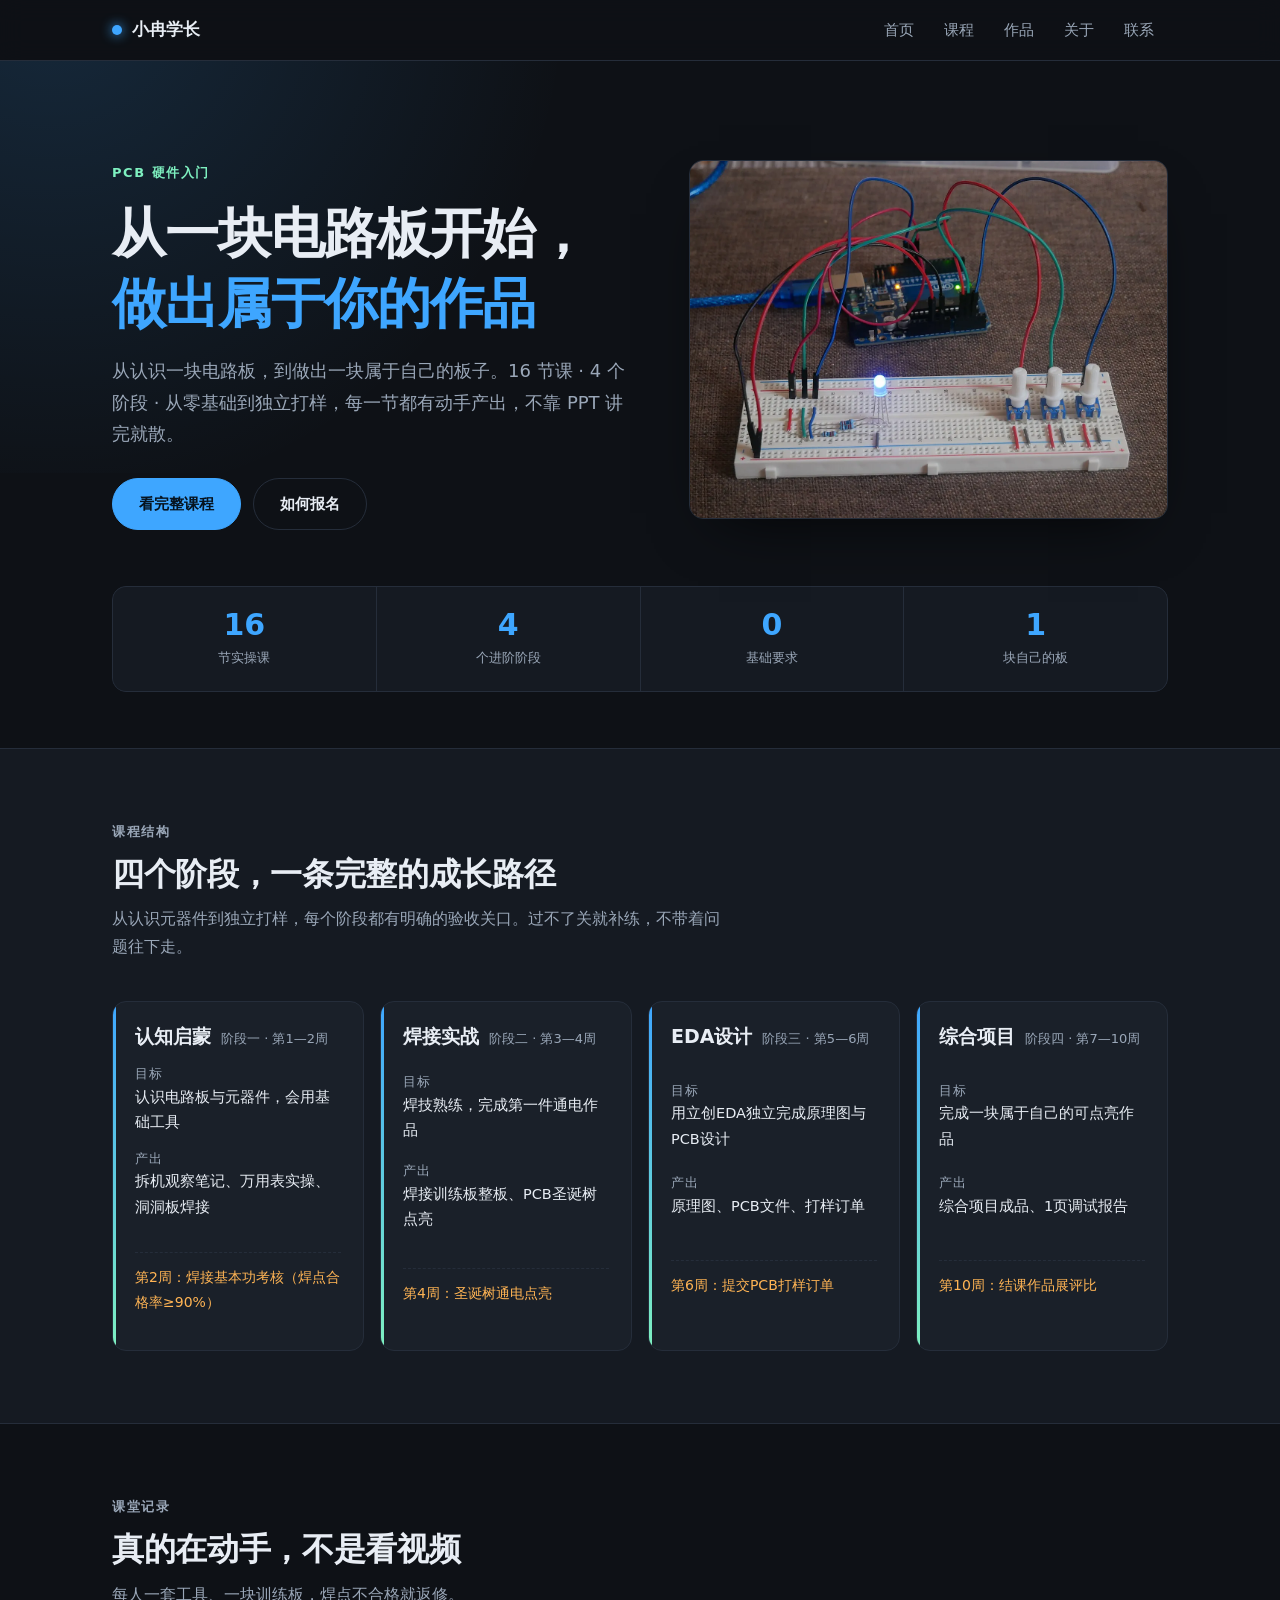
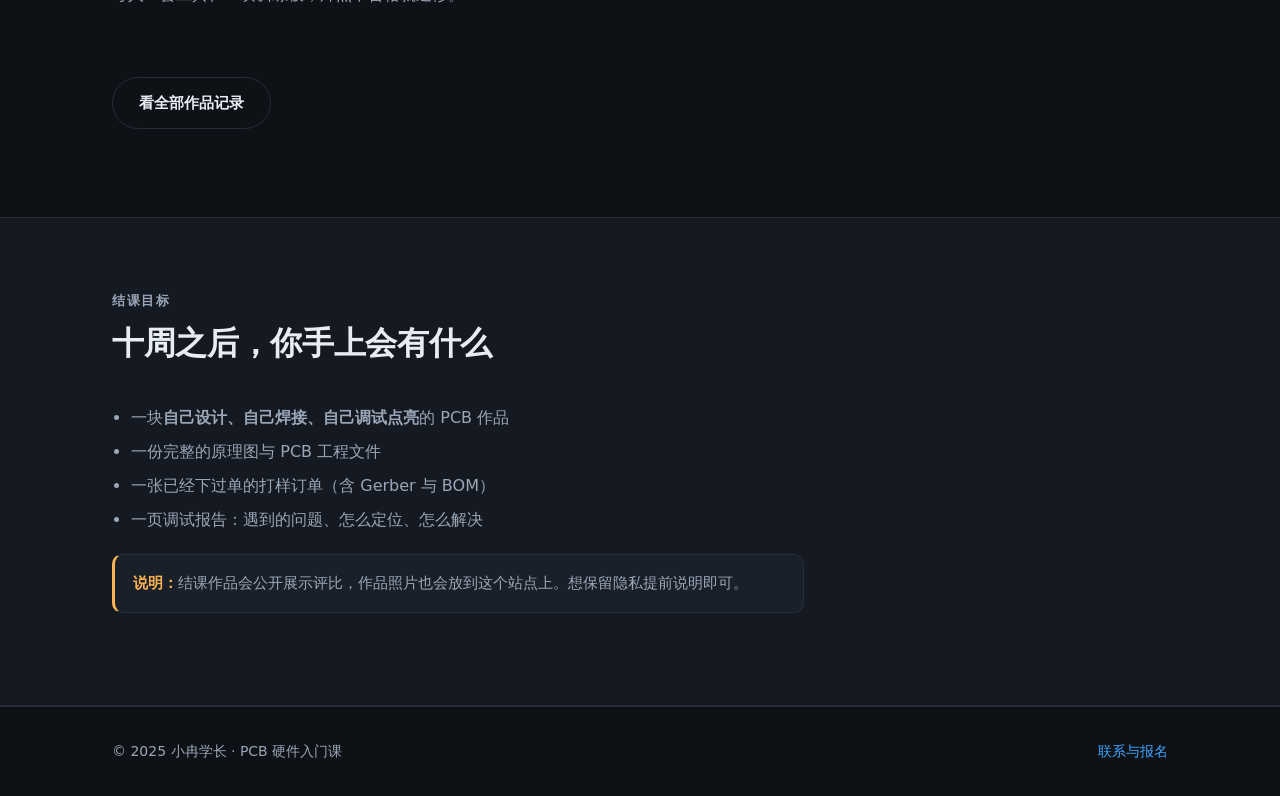
<file: index.html>
<!DOCTYPE html>
<html lang="zh-CN">
<head>
<meta charset="UTF-8">
<meta name="viewport" content="width=device-width, initial-scale=1">
<title>小冉学长 · PCB 硬件入门课</title>
<meta name="description" content="从认识一块电路板，到做出一块属于自己的板子。16 节课 · 4 个阶段 · 从零基础到独立打样。">
<meta property="og:type" content="website">
<meta property="og:title" content="小冉学长 · PCB 硬件入门课">
<meta property="og:description" content="从认识一块电路板，到做出一块属于自己的板子。16 节课 · 4 个阶段 · 从零基础到独立打样。">
<meta property="og:image" content="https://xiaoran-pcb.github.io/assets/img/hero.webp">
<meta name="theme-color" content="#0e1116">
<link rel="icon" href="favicon.svg" type="image/svg+xml">
<link rel="stylesheet" href="assets/css/style.css">
</head>
<body>
<div id="boot" role="presentation" aria-hidden="true">
  <svg class="pcb" viewBox="0 0 480 260" aria-hidden="true">
    <polyline class="trace" pathLength="1" points="195,105 140,105 110,75 50,75"/>
    <polyline class="trace" pathLength="1" points="195,130 130,130 100,160 45,160"/>
    <polyline class="trace" pathLength="1" points="195,155 150,155 120,185 60,185"/>
    <polyline class="trace" pathLength="1" points="285,105 340,105 370,75 430,75"/>
    <polyline class="trace" pathLength="1" points="285,130 350,130 380,160 435,160"/>
    <polyline class="trace" pathLength="1" points="285,155 330,155 360,185 420,185"/>
    <polyline class="trace" pathLength="1" points="240,85 240,45 210,15"/>
    <polyline class="trace" pathLength="1" points="240,175 240,215 270,245"/>
    <circle class="pad" cx="50" cy="75" r="4"/>
    <circle class="pad" cx="45" cy="160" r="4"/>
    <circle class="pad" cx="60" cy="185" r="4"/>
    <circle class="pad" cx="430" cy="75" r="4"/>
    <circle class="pad" cx="435" cy="160" r="4"/>
    <circle class="pad" cx="420" cy="185" r="4"/>
    <circle class="pad" cx="210" cy="15" r="4"/>
    <circle class="pad" cx="270" cy="245" r="4"/>
    <rect class="chip" x="195" y="85" width="90" height="90" rx="8"/>
    <rect class="core" x="225" y="115" width="30" height="30" rx="4"/>
  </svg>
  <p class="boot-brand">小冉学长</p>
  <p class="boot-sub">PCB · HARDWARE LAB</p>
  <div class="boot-bar"><i></i></div>
</div>
<script>try{if(sessionStorage.getItem('booted')==='1'){document.getElementById('boot').remove()}else{sessionStorage.setItem('booted','1')}}catch(e){}</script>
<header class="site-header">
  <div class="wrap bar">
    <a class="brand" href="index.html"><span class="dot"></span>小冉学长</a>
    <button class="nav-toggle" aria-label="打开菜单" aria-expanded="false" aria-controls="nav">☰</button>
    <nav class="nav" id="nav">
      <a href="index.html">首页</a>
      <a href="lessons.html">课程</a>
      <a href="gallery.html">作品</a>
      <a href="about.html">关于</a>
      <a href="contact.html">联系</a>
    </nav>
  </div>
</header>

<main>
  <section class="hero">
    <div class="wrap grid">
      <div>
        <p class="eyebrow">PCB 硬件入门</p>
        <h1>从一块电路板开始，<br><span class="hl">做出属于你的作品</span></h1>
        <p class="lead">从认识一块电路板，到做出一块属于自己的板子。16 节课 · 4 个阶段 · 从零基础到独立打样，每一节都有动手产出，不靠 PPT 讲完就散。</p>
        <div class="cta">
          <a class="btn" href="lessons.html">看完整课程</a>
          <a class="btn ghost" href="contact.html">如何报名</a>
        </div>
      </div>
      <div class="hero-img">
        <img src="assets/img/hero.webp" alt="焊接实操课堂" width="1600" height="1067" fetchpriority="high">
      </div>
    </div>
    <div class="wrap">
      <div class="stats">
        <div><b>16</b><span>节实操课</span></div>
        <div><b>4</b><span>个进阶阶段</span></div>
        <div><b>0</b><span>基础要求</span></div>
        <div><b>1</b><span>块自己的板</span></div>
      </div>
    </div>
  </section>

  <section class="tinted">
    <div class="wrap">
      <div class="sec-head">
        <p class="eyebrow">课程结构</p>
        <h2>四个阶段，一条完整的成长路径</h2>
        <p>从认识元器件到独立打样，每个阶段都有明确的验收关口。过不了关就补练，不带着问题往下走。</p>
      </div>
      <div class="stages">
      <article class="stage">
        <h3>认知启蒙<span class="wk">阶段一 · 第1—2周</span></h3>
        <dl>
          <div><dt>目标</dt><dd>认识电路板与元器件，会用基础工具</dd></div>
          <div><dt>产出</dt><dd>拆机观察笔记、万用表实操、洞洞板焊接</dd></div>
        </dl>
        <p class="gate">第2周：焊接基本功考核（焊点合格率≥90%）</p>
      </article>
      <article class="stage">
        <h3>焊接实战<span class="wk">阶段二 · 第3—4周</span></h3>
        <dl>
          <div><dt>目标</dt><dd>焊技熟练，完成第一件通电作品</dd></div>
          <div><dt>产出</dt><dd>焊接训练板整板、PCB圣诞树点亮</dd></div>
        </dl>
        <p class="gate">第4周：圣诞树通电点亮</p>
      </article>
      <article class="stage">
        <h3>EDA设计<span class="wk">阶段三 · 第5—6周</span></h3>
        <dl>
          <div><dt>目标</dt><dd>用立创EDA独立完成原理图与PCB设计</dd></div>
          <div><dt>产出</dt><dd>原理图、PCB文件、打样订单</dd></div>
        </dl>
        <p class="gate">第6周：提交PCB打样订单</p>
      </article>
      <article class="stage">
        <h3>综合项目<span class="wk">阶段四 · 第7—10周</span></h3>
        <dl>
          <div><dt>目标</dt><dd>完成一块属于自己的可点亮作品</dd></div>
          <div><dt>产出</dt><dd>综合项目成品、1页调试报告</dd></div>
        </dl>
        <p class="gate">第10周：结课作品展评比</p>
      </article>
      </div>
    </div>
  </section>

  <section>
    <div class="wrap">
      <div class="sec-head">
        <p class="eyebrow">课堂记录</p>
        <h2>真的在动手，不是看视频</h2>
        <p>每人一套工具、一块训练板，焊点不合格就返修。</p>
      </div>
      <div class="gallery-grid">
        
      </div>
      <p style="margin-top:28px"><a class="btn ghost" href="gallery.html">看全部作品记录</a></p>
    </div>
  </section>

  <section class="tinted">
    <div class="wrap">
      <div class="sec-head">
        <p class="eyebrow">结课目标</p>
        <h2>十周之后，你手上会有什么</h2>
      </div>
      <div class="prose">
        <ul>
          <li>一块<b>自己设计、自己焊接、自己调试点亮</b>的 PCB 作品</li>
          <li>一份完整的原理图与 PCB 工程文件</li>
          <li>一张已经下过单的打样订单（含 Gerber 与 BOM）</li>
          <li>一页调试报告：遇到的问题、怎么定位、怎么解决</li>
        </ul>
        <div class="note"><b>说明：</b>结课作品会公开展示评比，作品照片也会放到这个站点上。想保留隐私提前说明即可。</div>
      </div>
    </div>
  </section>
</main>

<footer class="site-footer">
  <div class="wrap row">
    <span>© 2025 小冉学长 · PCB 硬件入门课</span>
    <span><a href="contact.html">联系与报名</a></span>
  </div>
</footer>
<script src="assets/js/main.js" defer></script>
</body>
</html>
</file>
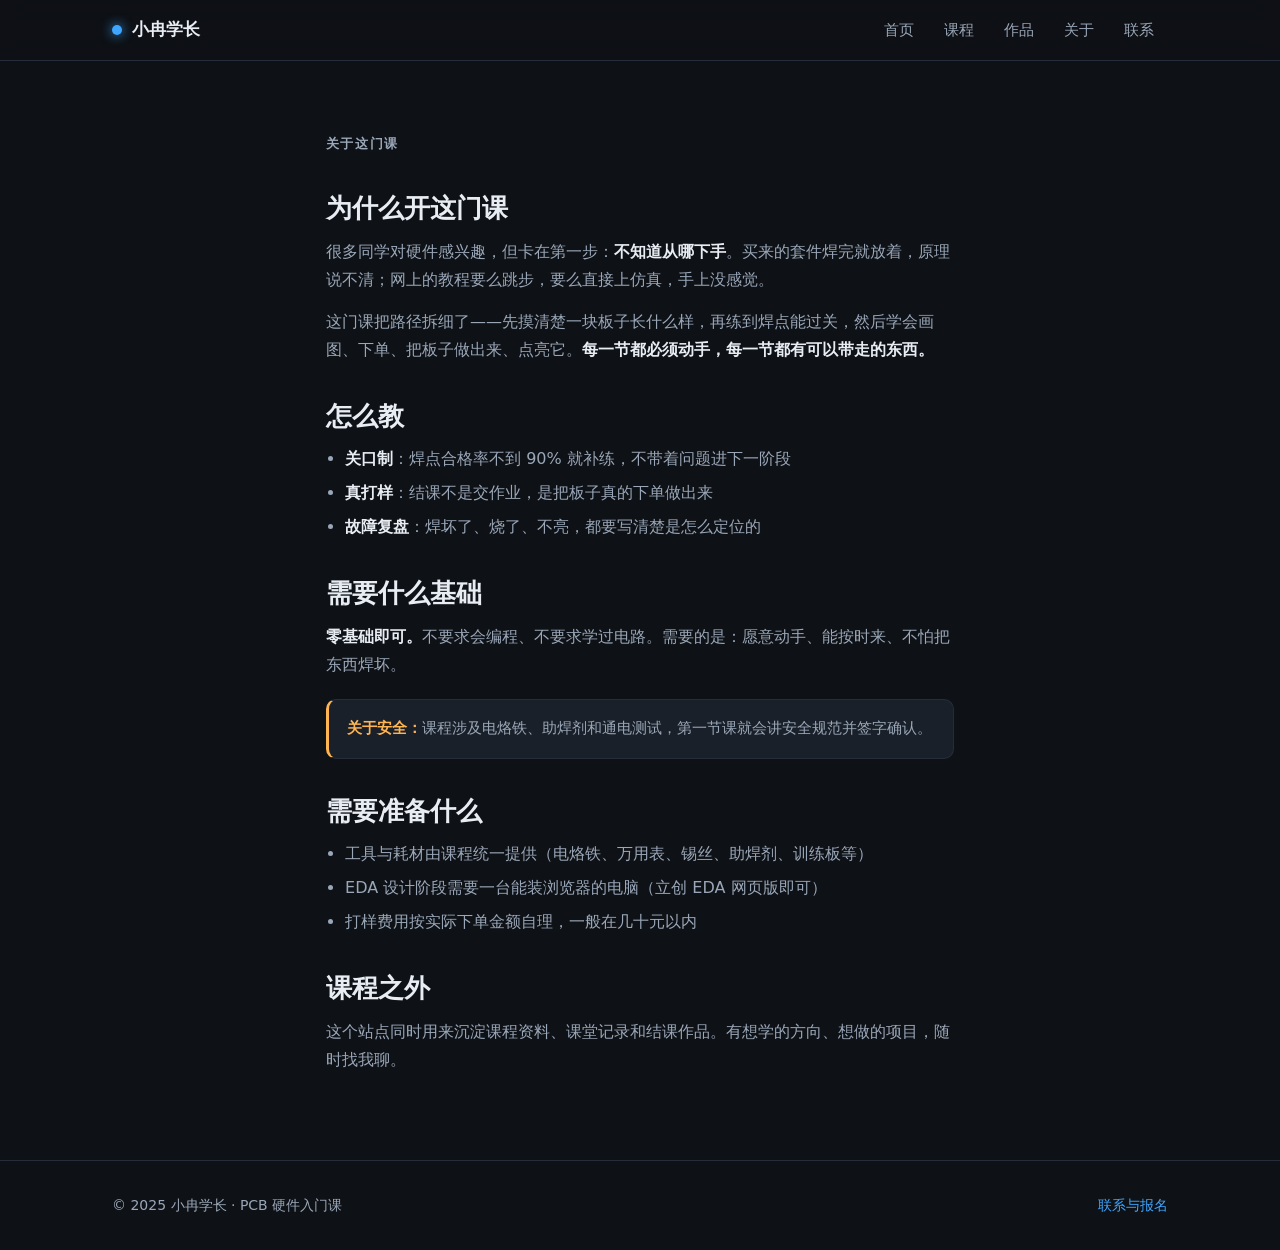
<file: about.html>
<!DOCTYPE html>
<html lang="zh-CN">
<head>
<meta charset="UTF-8">
<meta name="viewport" content="width=device-width, initial-scale=1">
<title>关于 · 小冉学长</title>
<meta name="description" content="小冉学长的 PCB 硬件入门课：为什么开这门课、怎么教、需要什么基础。">
<meta property="og:type" content="website">
<meta property="og:title" content="关于 · 小冉学长">
<meta property="og:description" content="小冉学长的 PCB 硬件入门课：为什么开这门课、怎么教、需要什么基础。">
<meta property="og:image" content="https://xiaoran-pcb.github.io/assets/img/hero.webp">
<meta name="theme-color" content="#0e1116">
<link rel="icon" href="favicon.svg" type="image/svg+xml">
<link rel="stylesheet" href="assets/css/style.css">
</head>
<body>
<div id="boot" role="presentation" aria-hidden="true">
  <svg class="pcb" viewBox="0 0 480 260" aria-hidden="true">
    <polyline class="trace" pathLength="1" points="195,105 140,105 110,75 50,75"/>
    <polyline class="trace" pathLength="1" points="195,130 130,130 100,160 45,160"/>
    <polyline class="trace" pathLength="1" points="195,155 150,155 120,185 60,185"/>
    <polyline class="trace" pathLength="1" points="285,105 340,105 370,75 430,75"/>
    <polyline class="trace" pathLength="1" points="285,130 350,130 380,160 435,160"/>
    <polyline class="trace" pathLength="1" points="285,155 330,155 360,185 420,185"/>
    <polyline class="trace" pathLength="1" points="240,85 240,45 210,15"/>
    <polyline class="trace" pathLength="1" points="240,175 240,215 270,245"/>
    <circle class="pad" cx="50" cy="75" r="4"/>
    <circle class="pad" cx="45" cy="160" r="4"/>
    <circle class="pad" cx="60" cy="185" r="4"/>
    <circle class="pad" cx="430" cy="75" r="4"/>
    <circle class="pad" cx="435" cy="160" r="4"/>
    <circle class="pad" cx="420" cy="185" r="4"/>
    <circle class="pad" cx="210" cy="15" r="4"/>
    <circle class="pad" cx="270" cy="245" r="4"/>
    <rect class="chip" x="195" y="85" width="90" height="90" rx="8"/>
    <rect class="core" x="225" y="115" width="30" height="30" rx="4"/>
  </svg>
  <p class="boot-brand">小冉学长</p>
  <p class="boot-sub">PCB · HARDWARE LAB</p>
  <div class="boot-bar"><i></i></div>
</div>
<script>try{if(sessionStorage.getItem('booted')==='1'){document.getElementById('boot').remove()}else{sessionStorage.setItem('booted','1')}}catch(e){}</script>
<header class="site-header">
  <div class="wrap bar">
    <a class="brand" href="index.html"><span class="dot"></span>小冉学长</a>
    <button class="nav-toggle" aria-label="打开菜单" aria-expanded="false" aria-controls="nav">☰</button>
    <nav class="nav" id="nav">
      <a href="index.html">首页</a>
      <a href="lessons.html">课程</a>
      <a href="gallery.html">作品</a>
      <a href="about.html">关于</a>
      <a href="contact.html">联系</a>
    </nav>
  </div>
</header>

<main>
  <section>
    <div class="wrap prose">
      <p class="eyebrow">关于这门课</p>
      <h1>为什么开这门课</h1>
      <p>很多同学对硬件感兴趣，但卡在第一步：<strong>不知道从哪下手</strong>。买来的套件焊完就放着，原理说不清；网上的教程要么跳步，要么直接上仿真，手上没感觉。</p>
      <p>这门课把路径拆细了——先摸清楚一块板子长什么样，再练到焊点能过关，然后学会画图、下单、把板子做出来、点亮它。<strong>每一节都必须动手，每一节都有可以带走的东西。</strong></p>

      <h2>怎么教</h2>
      <ul>
        <li><strong>关口制</strong>：焊点合格率不到 90% 就补练，不带着问题进下一阶段</li>
        <li><strong>真打样</strong>：结课不是交作业，是把板子真的下单做出来</li>
        <li><strong>故障复盘</strong>：焊坏了、烧了、不亮，都要写清楚是怎么定位的</li>
      </ul>

      <h2>需要什么基础</h2>
      <p><strong>零基础即可。</strong>不要求会编程、不要求学过电路。需要的是：愿意动手、能按时来、不怕把东西焊坏。</p>
      <div class="note"><b>关于安全：</b>课程涉及电烙铁、助焊剂和通电测试，第一节课就会讲安全规范并签字确认。</div>

      <h2>需要准备什么</h2>
      <ul>
        <li>工具与耗材由课程统一提供（电烙铁、万用表、锡丝、助焊剂、训练板等）</li>
        <li>EDA 设计阶段需要一台能装浏览器的电脑（立创 EDA 网页版即可）</li>
        <li>打样费用按实际下单金额自理，一般在几十元以内</li>
      </ul>

      <h2>课程之外</h2>
      <p>这个站点同时用来沉淀课程资料、课堂记录和结课作品。有想学的方向、想做的项目，随时找我聊。</p>
    </div>
  </section>
</main>

<footer class="site-footer">
  <div class="wrap row">
    <span>© 2025 小冉学长 · PCB 硬件入门课</span>
    <span><a href="contact.html">联系与报名</a></span>
  </div>
</footer>
<script src="assets/js/main.js" defer></script>
</body>
</html>
</file>
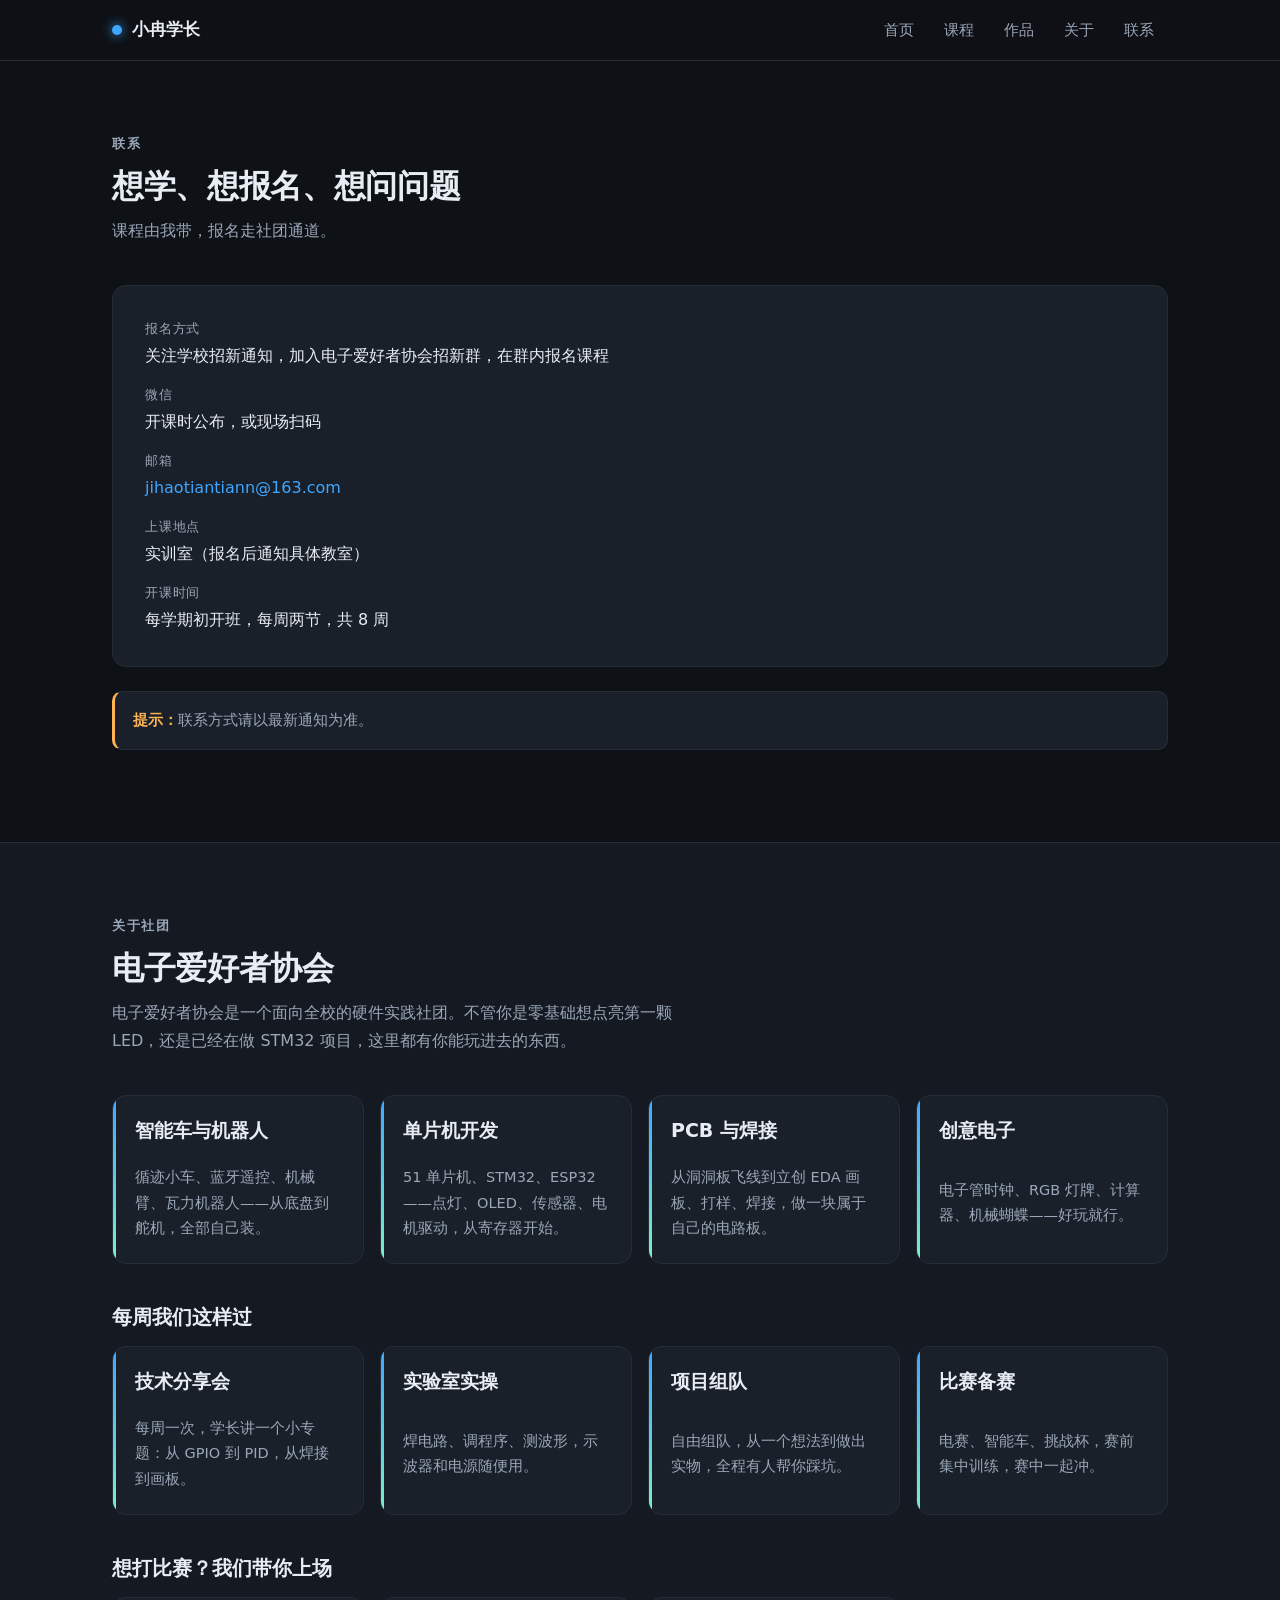
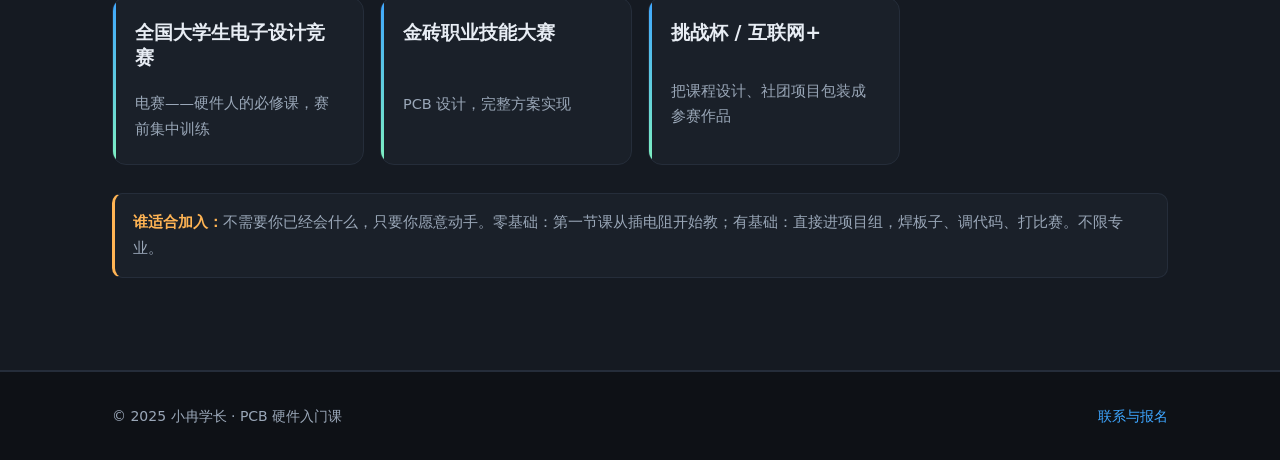
<file: contact.html>
<!DOCTYPE html>
<html lang="zh-CN">
<head>
<meta charset="UTF-8">
<meta name="viewport" content="width=device-width, initial-scale=1">
<title>联系与报名 · 小冉学长</title>
<meta name="description" content="PCB 硬件入门课的咨询与报名方式。">
<meta property="og:type" content="website">
<meta property="og:title" content="联系与报名 · 小冉学长">
<meta property="og:description" content="PCB 硬件入门课的咨询与报名方式。">
<meta property="og:image" content="https://xiaoran-pcb.github.io/assets/img/hero.webp">
<meta name="theme-color" content="#0e1116">
<link rel="icon" href="favicon.svg" type="image/svg+xml">
<link rel="stylesheet" href="assets/css/style.css">
</head>
<body>
<div id="boot" role="presentation" aria-hidden="true">
  <svg class="pcb" viewBox="0 0 480 260" aria-hidden="true">
    <polyline class="trace" pathLength="1" points="195,105 140,105 110,75 50,75"/>
    <polyline class="trace" pathLength="1" points="195,130 130,130 100,160 45,160"/>
    <polyline class="trace" pathLength="1" points="195,155 150,155 120,185 60,185"/>
    <polyline class="trace" pathLength="1" points="285,105 340,105 370,75 430,75"/>
    <polyline class="trace" pathLength="1" points="285,130 350,130 380,160 435,160"/>
    <polyline class="trace" pathLength="1" points="285,155 330,155 360,185 420,185"/>
    <polyline class="trace" pathLength="1" points="240,85 240,45 210,15"/>
    <polyline class="trace" pathLength="1" points="240,175 240,215 270,245"/>
    <circle class="pad" cx="50" cy="75" r="4"/>
    <circle class="pad" cx="45" cy="160" r="4"/>
    <circle class="pad" cx="60" cy="185" r="4"/>
    <circle class="pad" cx="430" cy="75" r="4"/>
    <circle class="pad" cx="435" cy="160" r="4"/>
    <circle class="pad" cx="420" cy="185" r="4"/>
    <circle class="pad" cx="210" cy="15" r="4"/>
    <circle class="pad" cx="270" cy="245" r="4"/>
    <rect class="chip" x="195" y="85" width="90" height="90" rx="8"/>
    <rect class="core" x="225" y="115" width="30" height="30" rx="4"/>
  </svg>
  <p class="boot-brand">小冉学长</p>
  <p class="boot-sub">PCB · HARDWARE LAB</p>
  <div class="boot-bar"><i></i></div>
</div>
<script>try{if(sessionStorage.getItem('booted')==='1'){document.getElementById('boot').remove()}else{sessionStorage.setItem('booted','1')}}catch(e){}</script>
<header class="site-header">
  <div class="wrap bar">
    <a class="brand" href="index.html"><span class="dot"></span>小冉学长</a>
    <button class="nav-toggle" aria-label="打开菜单" aria-expanded="false" aria-controls="nav">☰</button>
    <nav class="nav" id="nav">
      <a href="index.html">首页</a>
      <a href="lessons.html">课程</a>
      <a href="gallery.html">作品</a>
      <a href="about.html">关于</a>
      <a href="contact.html">联系</a>
    </nav>
  </div>
</header>

<main>
  <section>
    <div class="wrap">
      <div class="sec-head">
        <p class="eyebrow">联系</p>
        <h1>想学、想报名、想问问题</h1>
        <p>课程由我带，报名走社团通道。</p>
      </div>
      <div class="contact-card">
        <dl>
          <div><dt>报名方式</dt><dd>关注学校招新通知，加入电子爱好者协会招新群，在群内报名课程</dd></div>
          <div><dt>微信</dt><dd>开课时公布，或现场扫码</dd></div>
          <div><dt>邮箱</dt><dd><a href="mailto:jihaotiantiann@163.com">jihaotiantiann@163.com</a></dd></div>
          <div><dt>上课地点</dt><dd>实训室（报名后通知具体教室）</dd></div>
          <div><dt>开课时间</dt><dd>每学期初开班，每周两节，共 8 周</dd></div>
        </dl>
      </div>
      <div class="note" style="margin-top:24px"><b>提示：</b>联系方式请以最新通知为准。</div>
    </div>
  </section>
  <section class="tinted">
    <div class="wrap">
      <div class="sec-head">
        <p class="eyebrow">关于社团</p>
        <h2>电子爱好者协会</h2>
        <p>电子爱好者协会是一个面向全校的硬件实践社团。不管你是零基础想点亮第一颗 LED，还是已经在做 STM32 项目，这里都有你能玩进去的东西。</p>
      </div>
      <div class="stages"><article class="stage"><h3>智能车与机器人</h3><p class="stage-d">循迹小车、蓝牙遥控、机械臂、瓦力机器人——从底盘到舵机，全部自己装。</p></article><article class="stage"><h3>单片机开发</h3><p class="stage-d">51 单片机、STM32、ESP32——点灯、OLED、传感器、电机驱动，从寄存器开始。</p></article><article class="stage"><h3>PCB 与焊接</h3><p class="stage-d">从洞洞板飞线到立创 EDA 画板、打样、焊接，做一块属于自己的电路板。</p></article><article class="stage"><h3>创意电子</h3><p class="stage-d">电子管时钟、RGB 灯牌、计算器、机械蝴蝶——好玩就行。</p></article></div>
      <h2 class="club-h2">每周我们这样过</h2>
      <div class="stages"><article class="stage"><h3>技术分享会</h3><p class="stage-d">每周一次，学长讲一个小专题：从 GPIO 到 PID，从焊接到画板。</p></article><article class="stage"><h3>实验室实操</h3><p class="stage-d">焊电路、调程序、测波形，示波器和电源随便用。</p></article><article class="stage"><h3>项目组队</h3><p class="stage-d">自由组队，从一个想法到做出实物，全程有人帮你踩坑。</p></article><article class="stage"><h3>比赛备赛</h3><p class="stage-d">电赛、智能车、挑战杯，赛前集中训练，赛中一起冲。</p></article></div>
      <h2 class="club-h2">想打比赛？我们带你上场</h2>
      <div class="stages"><article class="stage"><h3>全国大学生电子设计竞赛</h3><p class="stage-d">电赛——硬件人的必修课，赛前集中训练</p></article><article class="stage"><h3>金砖职业技能大赛</h3><p class="stage-d">PCB 设计，完整方案实现</p></article><article class="stage"><h3>挑战杯 / 互联网+</h3><p class="stage-d">把课程设计、社团项目包装成参赛作品</p></article></div>
      <div class="note" style="margin-top:28px"><b>谁适合加入：</b>不需要你已经会什么，只要你愿意动手。零基础：第一节课从插电阻开始教；有基础：直接进项目组，焊板子、调代码、打比赛。不限专业。</div>
    </div>
  </section>
</main>

<footer class="site-footer">
  <div class="wrap row">
    <span>© 2025 小冉学长 · PCB 硬件入门课</span>
    <span><a href="contact.html">联系与报名</a></span>
  </div>
</footer>
<script src="assets/js/main.js" defer></script>
</body>
</html>
</file>
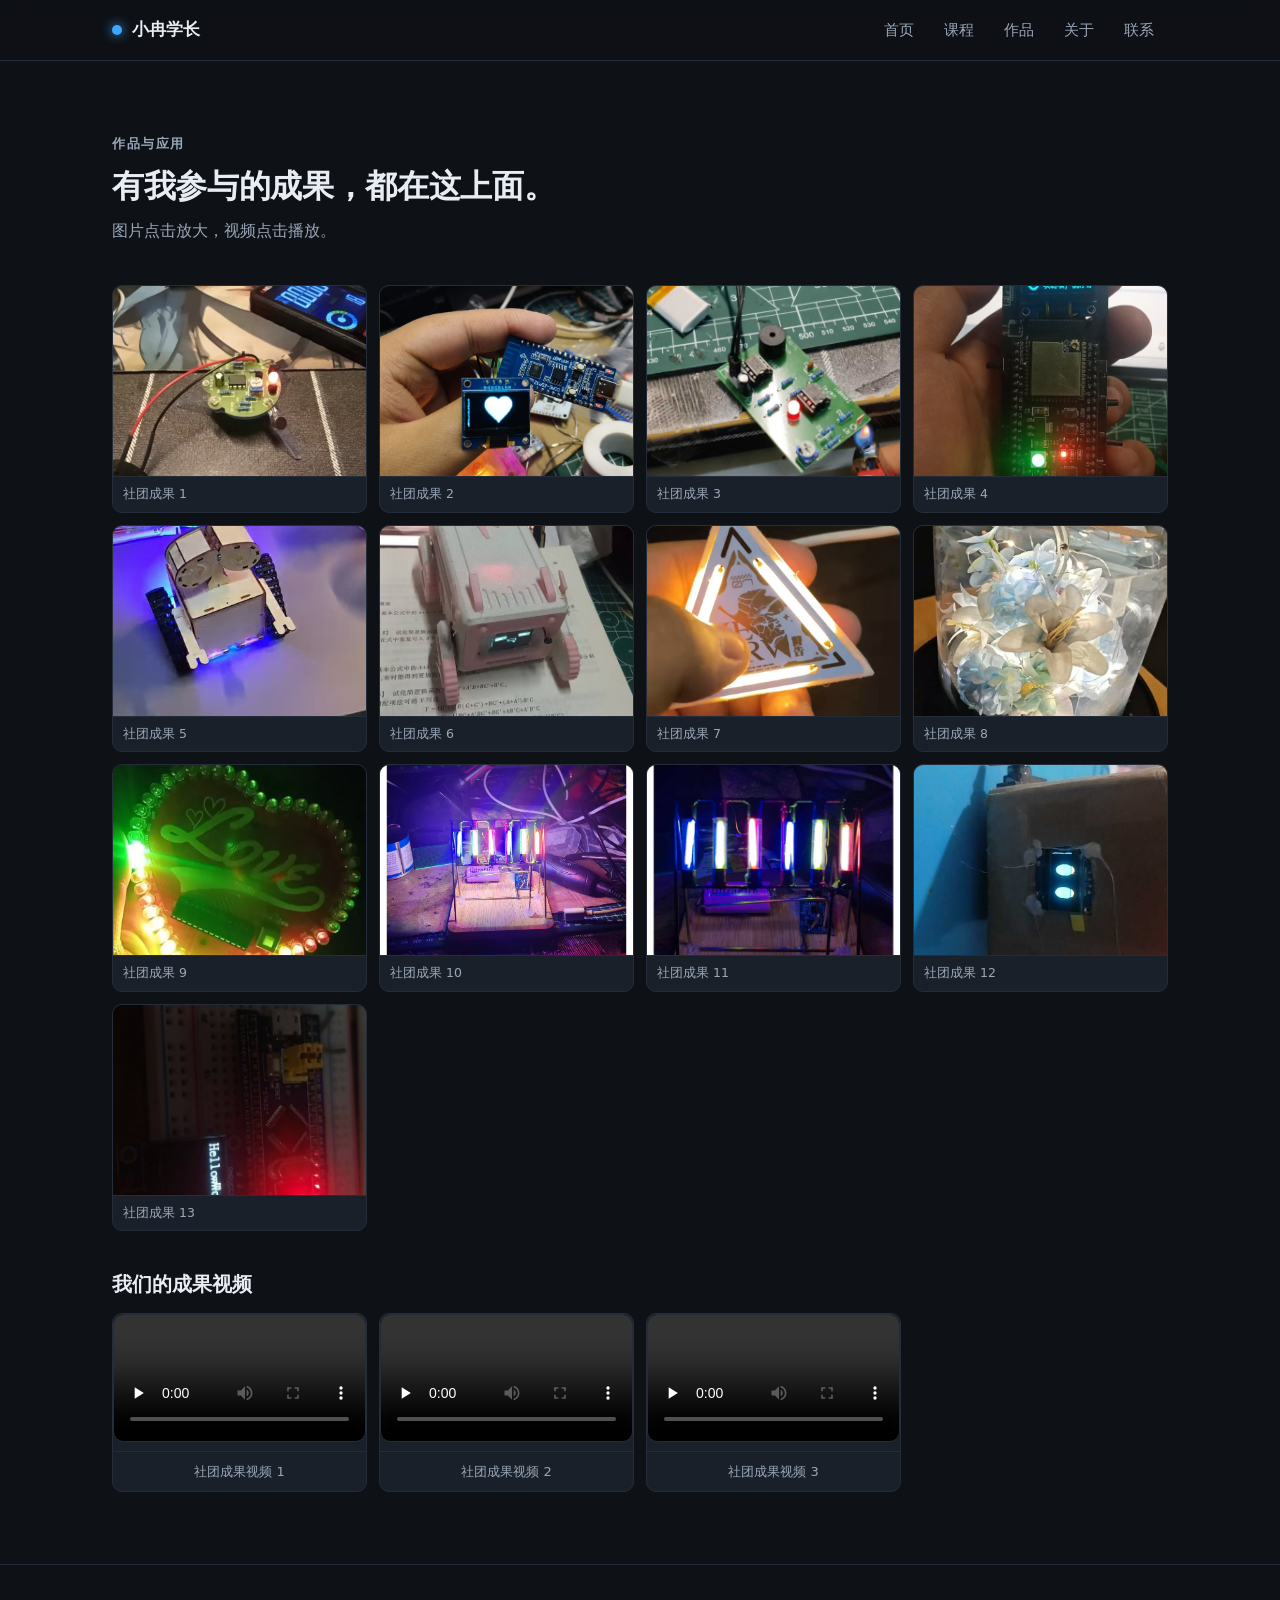
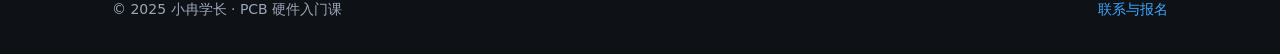
<file: gallery.html>
<!DOCTYPE html>
<html lang="zh-CN">
<head>
<meta charset="UTF-8">
<meta name="viewport" content="width=device-width, initial-scale=1">
<title>作品与应用· 小冉学长</title>
<meta name="description" content="有我参与的成果，都在这上面。">
<meta property="og:type" content="website">
<meta property="og:title" content="作品与应用· 小冉学长">
<meta property="og:description" content="有我参与的成果，都在这上面。">
<meta property="og:image" content="https://xiaoran-pcb.github.io/assets/img/hero.webp">
<meta name="theme-color" content="#0e1116">
<link rel="icon" href="favicon.svg" type="image/svg+xml">
<link rel="stylesheet" href="assets/css/style.css">
</head>
<body>
<div id="boot" role="presentation" aria-hidden="true">
  <svg class="pcb" viewBox="0 0 480 260" aria-hidden="true">
    <polyline class="trace" pathLength="1" points="195,105 140,105 110,75 50,75"/>
    <polyline class="trace" pathLength="1" points="195,130 130,130 100,160 45,160"/>
    <polyline class="trace" pathLength="1" points="195,155 150,155 120,185 60,185"/>
    <polyline class="trace" pathLength="1" points="285,105 340,105 370,75 430,75"/>
    <polyline class="trace" pathLength="1" points="285,130 350,130 380,160 435,160"/>
    <polyline class="trace" pathLength="1" points="285,155 330,155 360,185 420,185"/>
    <polyline class="trace" pathLength="1" points="240,85 240,45 210,15"/>
    <polyline class="trace" pathLength="1" points="240,175 240,215 270,245"/>
    <circle class="pad" cx="50" cy="75" r="4"/>
    <circle class="pad" cx="45" cy="160" r="4"/>
    <circle class="pad" cx="60" cy="185" r="4"/>
    <circle class="pad" cx="430" cy="75" r="4"/>
    <circle class="pad" cx="435" cy="160" r="4"/>
    <circle class="pad" cx="420" cy="185" r="4"/>
    <circle class="pad" cx="210" cy="15" r="4"/>
    <circle class="pad" cx="270" cy="245" r="4"/>
    <rect class="chip" x="195" y="85" width="90" height="90" rx="8"/>
    <rect class="core" x="225" y="115" width="30" height="30" rx="4"/>
  </svg>
  <p class="boot-brand">小冉学长</p>
  <p class="boot-sub">PCB · HARDWARE LAB</p>
  <div class="boot-bar"><i></i></div>
</div>
<script>try{if(sessionStorage.getItem('booted')==='1'){document.getElementById('boot').remove()}else{sessionStorage.setItem('booted','1')}}catch(e){}</script>
<header class="site-header">
  <div class="wrap bar">
    <a class="brand" href="index.html"><span class="dot"></span>小冉学长</a>
    <button class="nav-toggle" aria-label="打开菜单" aria-expanded="false" aria-controls="nav">☰</button>
    <nav class="nav" id="nav">
      <a href="index.html">首页</a>
      <a href="lessons.html">课程</a>
      <a href="gallery.html">作品</a>
      <a href="about.html">关于</a>
      <a href="contact.html">联系</a>
    </nav>
  </div>
</header>

<main>
  <section>
    <div class="wrap">
      <div class="sec-head">
        <p class="eyebrow">作品与应用</p>
        <h1>有我参与的成果，都在这上面。</h1>
        <p>图片点击放大，视频点击播放。</p>
      </div>
      <div class="gallery-grid">
        <figure><img src="assets/img/works/work-1.jpg" alt="社团成果 1" loading="lazy"><figcaption>社团成果 1</figcaption></figure>
        <figure><img src="assets/img/works/work-2.jpg" alt="社团成果 2" loading="lazy"><figcaption>社团成果 2</figcaption></figure>
        <figure><img src="assets/img/works/work-3.jpg" alt="社团成果 3" loading="lazy"><figcaption>社团成果 3</figcaption></figure>
        <figure><img src="assets/img/works/work-4.jpg" alt="社团成果 4" loading="lazy"><figcaption>社团成果 4</figcaption></figure>
        <figure><img src="assets/img/works/work-5.jpg" alt="社团成果 5" loading="lazy"><figcaption>社团成果 5</figcaption></figure>
        <figure><img src="assets/img/works/work-6.jpg" alt="社团成果 6" loading="lazy"><figcaption>社团成果 6</figcaption></figure>
        <figure><img src="assets/img/works/work-7.jpg" alt="社团成果 7" loading="lazy"><figcaption>社团成果 7</figcaption></figure>
        <figure><img src="assets/img/works/work-8.jpg" alt="社团成果 8" loading="lazy"><figcaption>社团成果 8</figcaption></figure>
        <figure><img src="assets/img/works/work-9.jpg" alt="社团成果 9" loading="lazy"><figcaption>社团成果 9</figcaption></figure>
        <figure><img src="assets/img/works/work-10.jpg" alt="社团成果 10" loading="lazy"><figcaption>社团成果 10</figcaption></figure>
        <figure><img src="assets/img/works/work-11.jpg" alt="社团成果 11" loading="lazy"><figcaption>社团成果 11</figcaption></figure>
        <figure><img src="assets/img/works/work-12.jpg" alt="社团成果 12" loading="lazy"><figcaption>社团成果 12</figcaption></figure>
        <figure><img src="assets/img/works/work-13.jpg" alt="社团成果 13" loading="lazy"><figcaption>社团成果 13</figcaption></figure>
      </div>

      <h2 class="club-h2">我们的成果视频</h2>
      <div class="gallery-grid video-grid">
        <figure><video src="assets/img/video/video-1.mp4" controls preload="none" style="width:100%;max-height:420px;background:#0e1116;border-radius:10px;border:1px solid var(--line)"></video><figcaption>社团成果视频 1</figcaption></figure>
        <figure><video src="assets/img/video/video-2.mp4" controls preload="none" style="width:100%;max-height:420px;background:#0e1116;border-radius:10px;border:1px solid var(--line)"></video><figcaption>社团成果视频 2</figcaption></figure>
        <figure><video src="assets/img/video/video-3.mp4" controls preload="none" style="width:100%;max-height:420px;background:#0e1116;border-radius:10px;border:1px solid var(--line)"></video><figcaption>社团成果视频 3</figcaption></figure>
      </div>
    </div>
  </section>
</main>

<footer class="site-footer">
  <div class="wrap row">
    <span>© 2025 小冉学长 · PCB 硬件入门课</span>
    <span><a href="contact.html">联系与报名</a></span>
  </div>
</footer>
<script src="assets/js/main.js" defer></script>
</body>
</html>
</file>
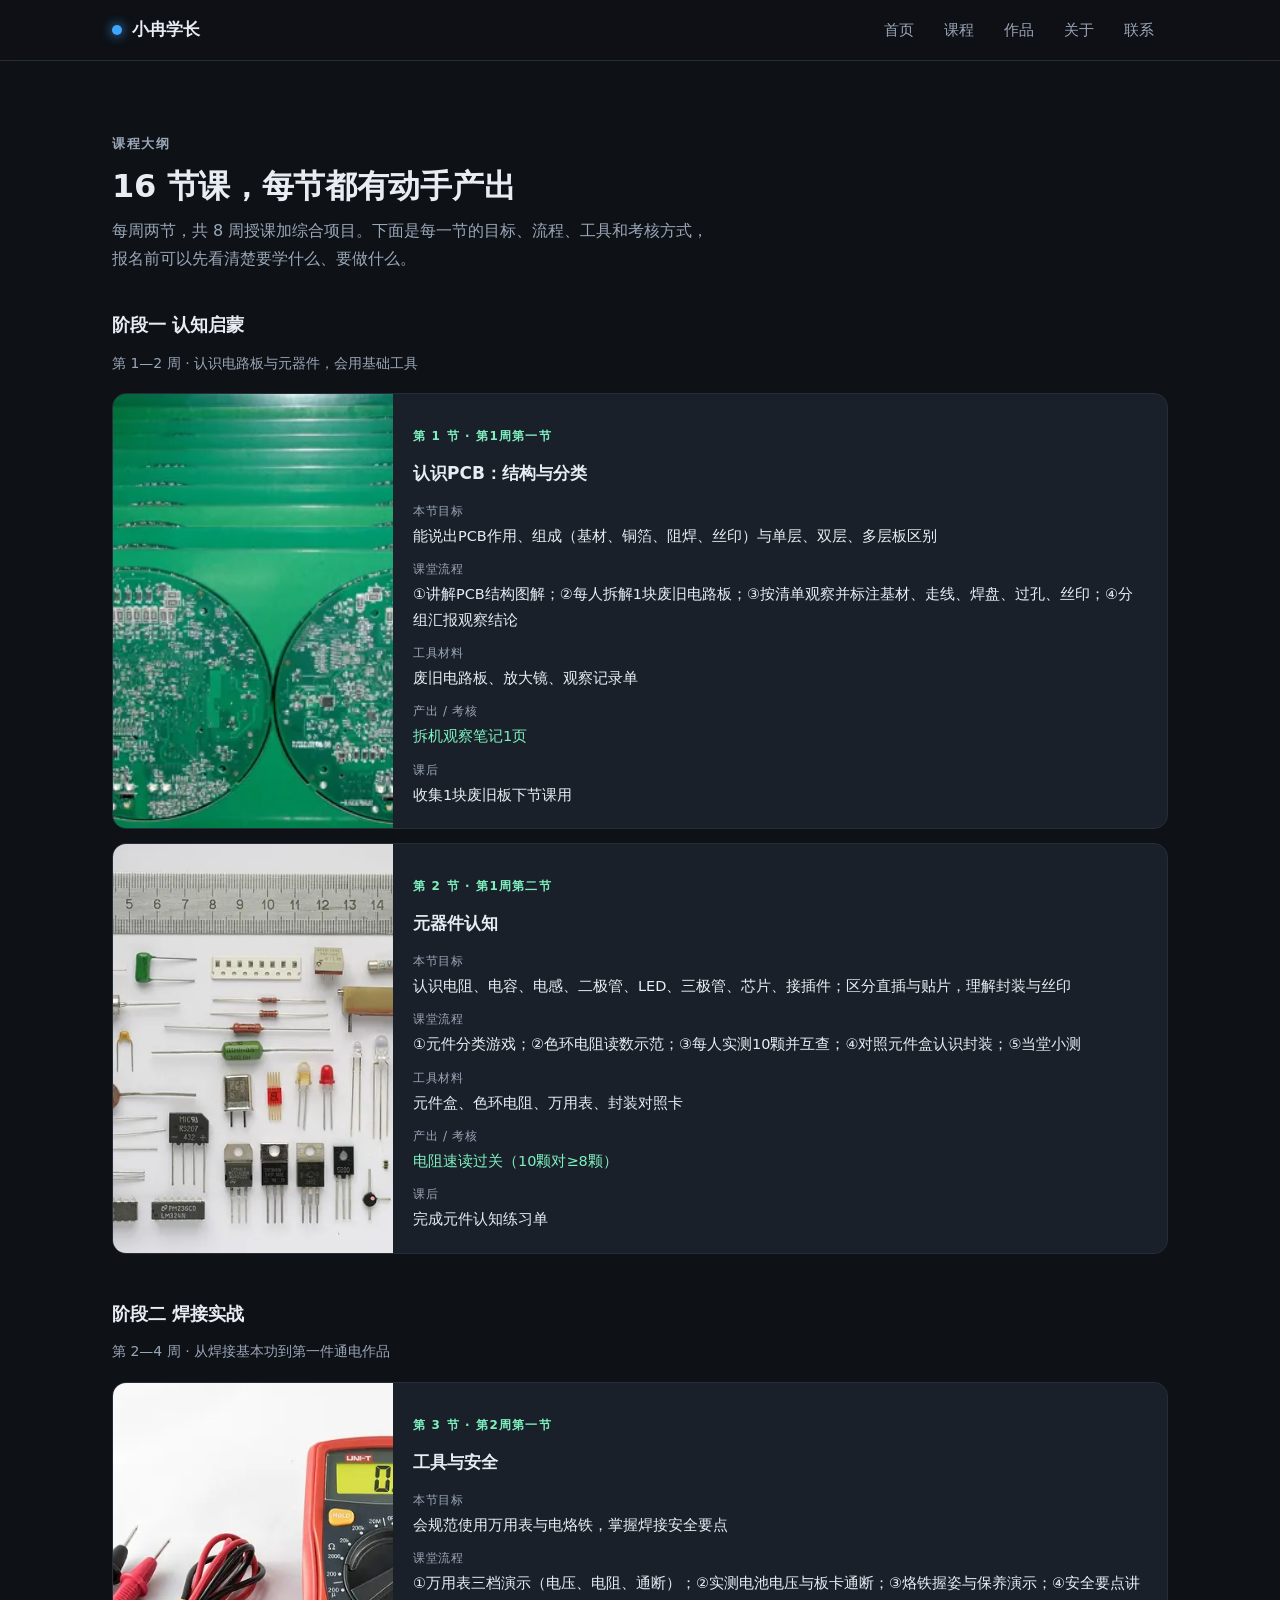
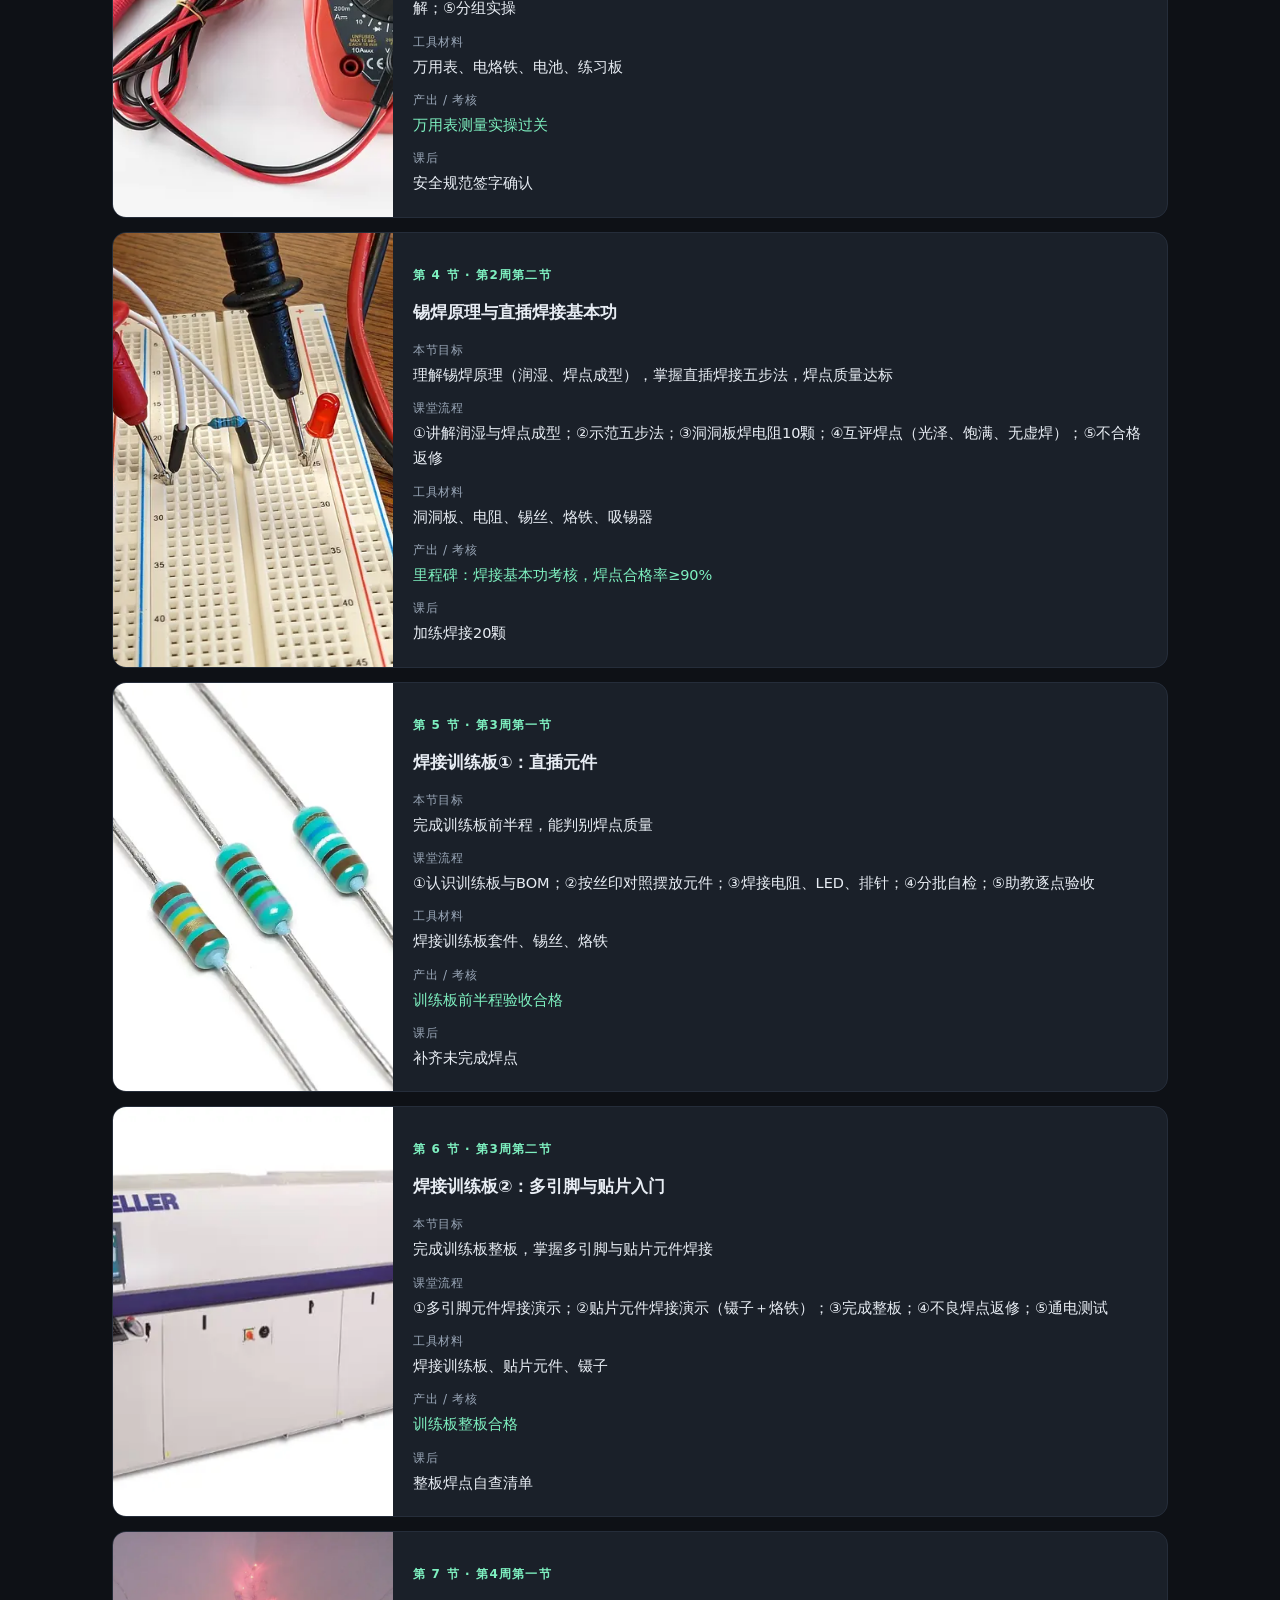
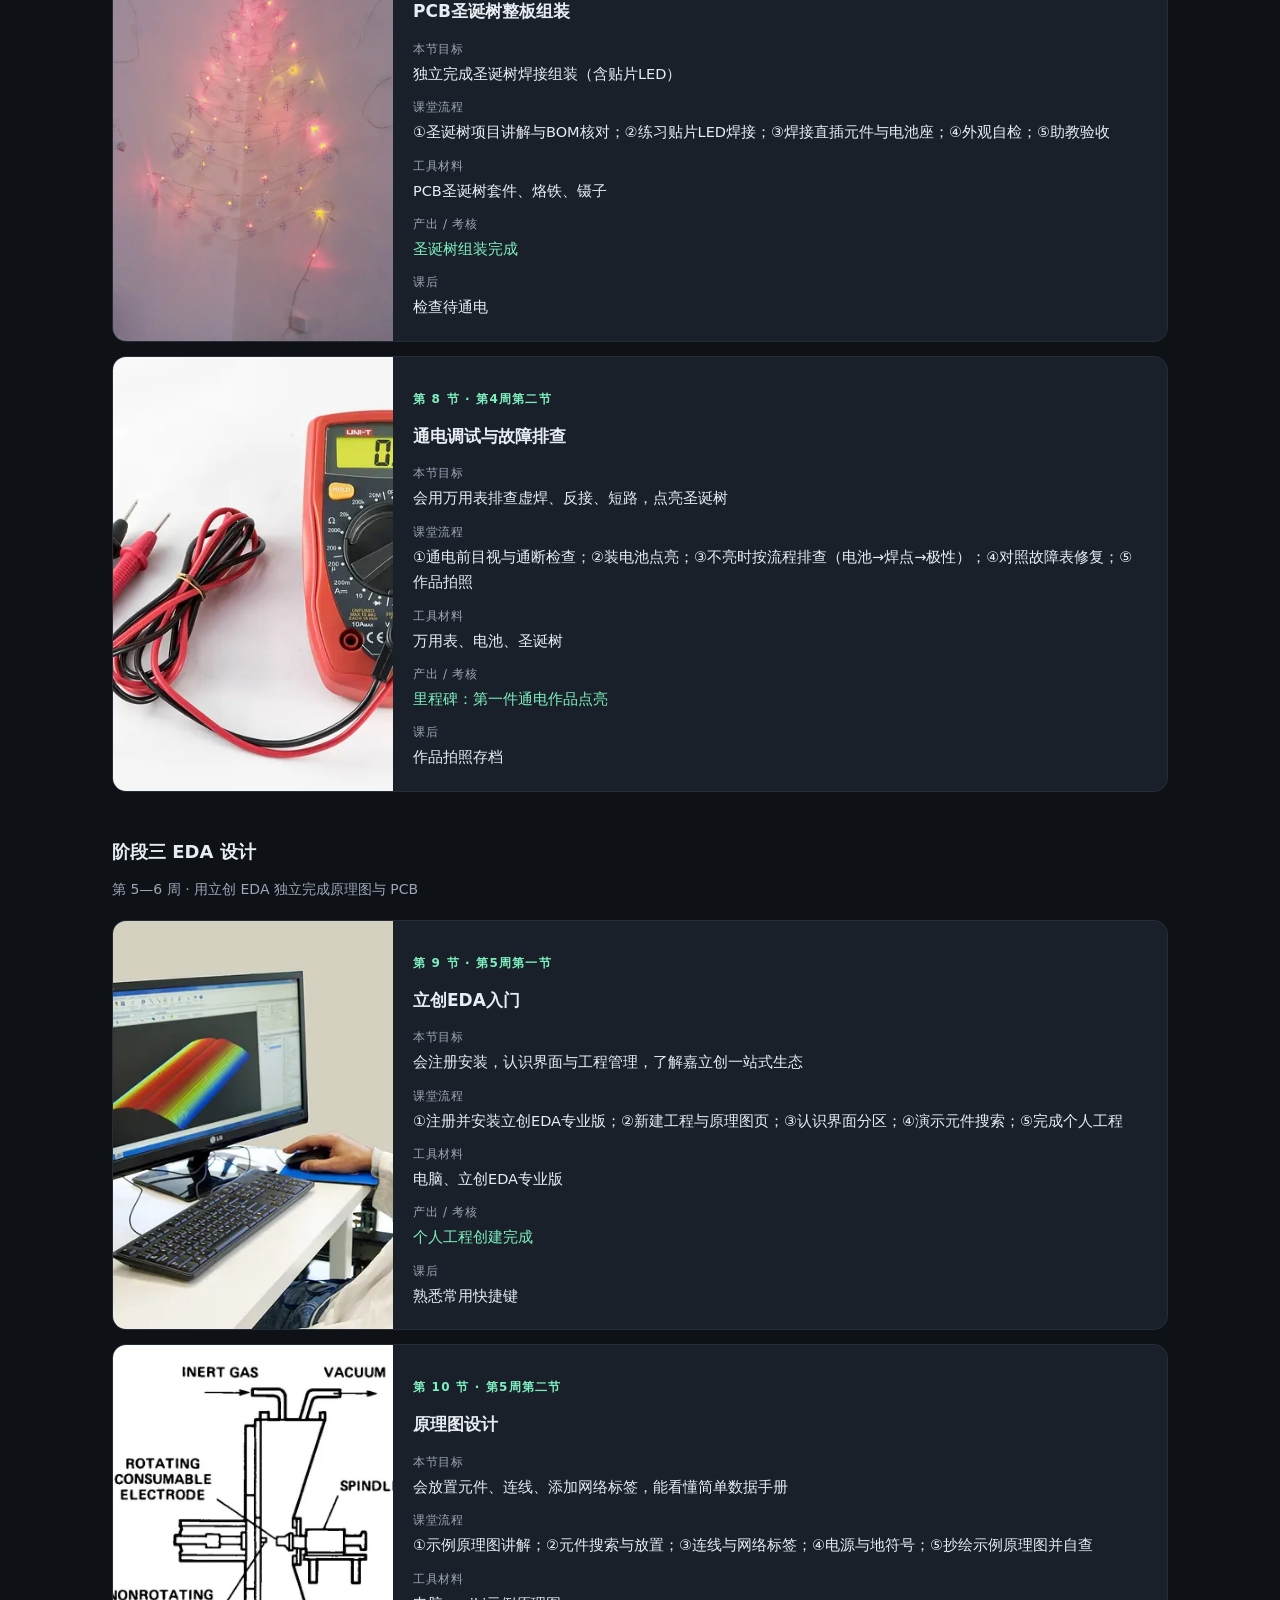
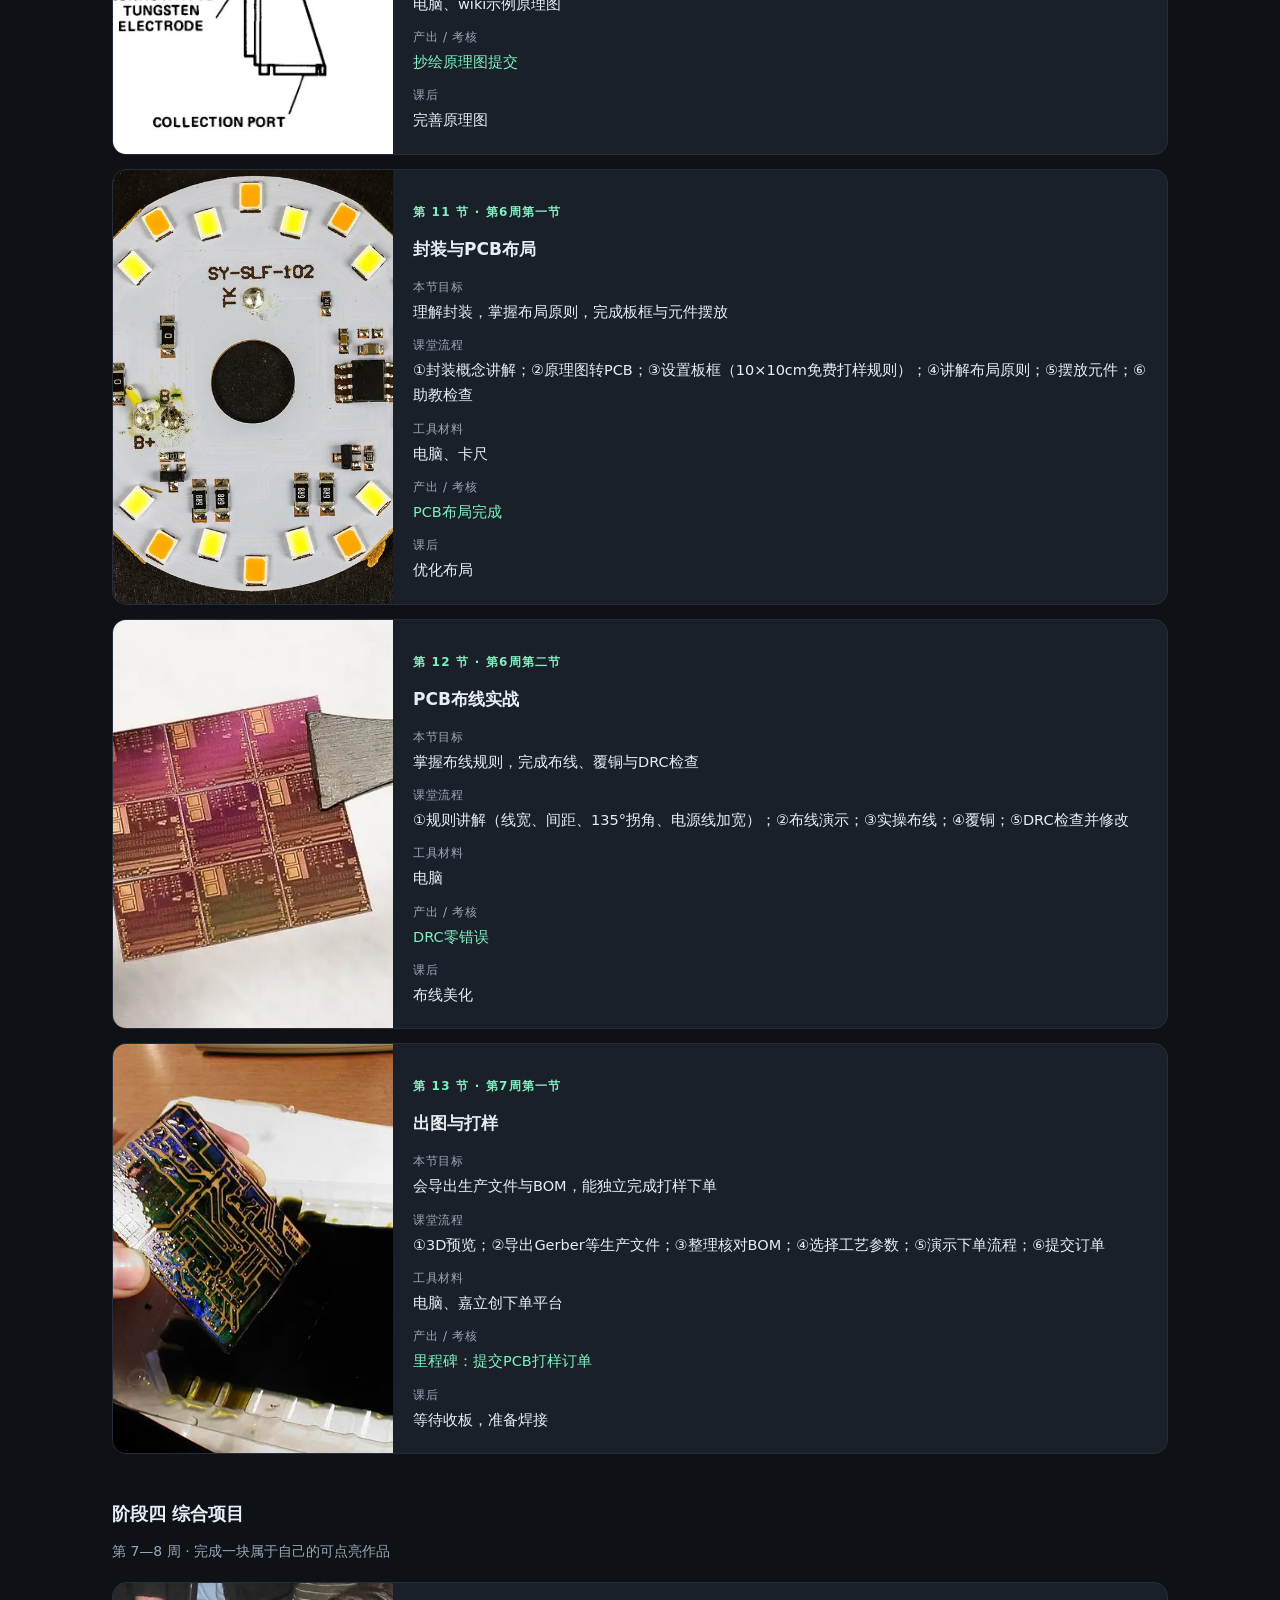
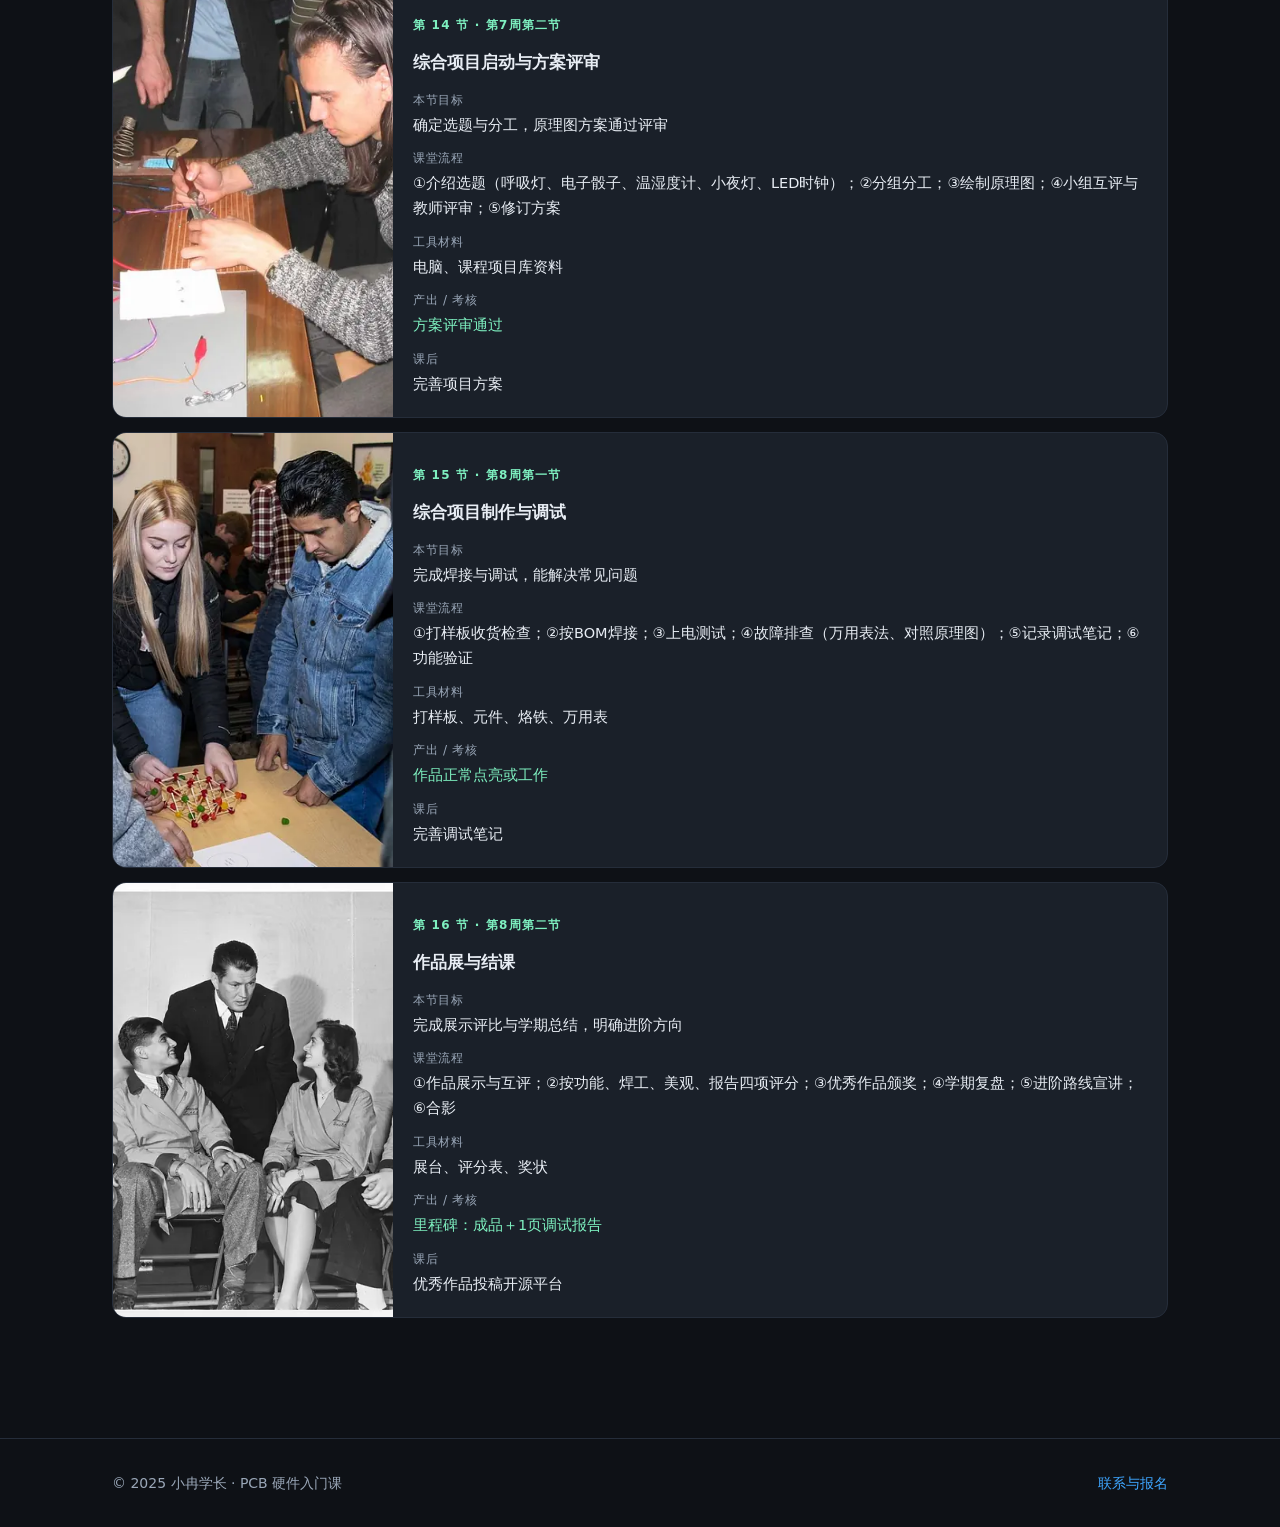
<file: lessons.html>
<!DOCTYPE html>
<html lang="zh-CN">
<head>
<meta charset="UTF-8">
<meta name="viewport" content="width=device-width, initial-scale=1">
<title>课程大纲 · 小冉学长</title>
<meta name="description" content="完整 16 节课大纲：从认识 PCB 到独立打样，每节课的目标、流程、工具与考核标准。">
<meta property="og:type" content="website">
<meta property="og:title" content="课程大纲 · 小冉学长">
<meta property="og:description" content="完整 16 节课大纲：从认识 PCB 到独立打样，每节课的目标、流程、工具与考核标准。">
<meta property="og:image" content="https://xiaoran-pcb.github.io/assets/img/hero.webp">
<meta name="theme-color" content="#0e1116">
<link rel="icon" href="favicon.svg" type="image/svg+xml">
<link rel="stylesheet" href="assets/css/style.css">
</head>
<body>
<div id="boot" role="presentation" aria-hidden="true">
  <svg class="pcb" viewBox="0 0 480 260" aria-hidden="true">
    <polyline class="trace" pathLength="1" points="195,105 140,105 110,75 50,75"/>
    <polyline class="trace" pathLength="1" points="195,130 130,130 100,160 45,160"/>
    <polyline class="trace" pathLength="1" points="195,155 150,155 120,185 60,185"/>
    <polyline class="trace" pathLength="1" points="285,105 340,105 370,75 430,75"/>
    <polyline class="trace" pathLength="1" points="285,130 350,130 380,160 435,160"/>
    <polyline class="trace" pathLength="1" points="285,155 330,155 360,185 420,185"/>
    <polyline class="trace" pathLength="1" points="240,85 240,45 210,15"/>
    <polyline class="trace" pathLength="1" points="240,175 240,215 270,245"/>
    <circle class="pad" cx="50" cy="75" r="4"/>
    <circle class="pad" cx="45" cy="160" r="4"/>
    <circle class="pad" cx="60" cy="185" r="4"/>
    <circle class="pad" cx="430" cy="75" r="4"/>
    <circle class="pad" cx="435" cy="160" r="4"/>
    <circle class="pad" cx="420" cy="185" r="4"/>
    <circle class="pad" cx="210" cy="15" r="4"/>
    <circle class="pad" cx="270" cy="245" r="4"/>
    <rect class="chip" x="195" y="85" width="90" height="90" rx="8"/>
    <rect class="core" x="225" y="115" width="30" height="30" rx="4"/>
  </svg>
  <p class="boot-brand">小冉学长</p>
  <p class="boot-sub">PCB · HARDWARE LAB</p>
  <div class="boot-bar"><i></i></div>
</div>
<script>try{if(sessionStorage.getItem('booted')==='1'){document.getElementById('boot').remove()}else{sessionStorage.setItem('booted','1')}}catch(e){}</script>
<header class="site-header">
  <div class="wrap bar">
    <a class="brand" href="index.html"><span class="dot"></span>小冉学长</a>
    <button class="nav-toggle" aria-label="打开菜单" aria-expanded="false" aria-controls="nav">☰</button>
    <nav class="nav" id="nav">
      <a href="index.html">首页</a>
      <a href="lessons.html">课程</a>
      <a href="gallery.html">作品</a>
      <a href="about.html">关于</a>
      <a href="contact.html">联系</a>
    </nav>
  </div>
</header>

<main>
  <section>
    <div class="wrap">
      <div class="sec-head">
        <p class="eyebrow">课程大纲</p>
        <h1>16 节课，每节都有动手产出</h1>
        <p>每周两节，共 8 周授课加综合项目。下面是每一节的目标、流程、工具和考核方式，报名前可以先看清楚要学什么、要做什么。</p>
      </div>
      
    <div class="lesson-stage">
      <h3>阶段一 认知启蒙</h3>
      <p class="meta">第 1—2 周 · 认识电路板与元器件，会用基础工具</p>
      <div class="lessons">
        <article class="lesson"><div class="thumb"><img src="assets/img/lessons/01.webp" alt="认识PCB：结构与分类" loading="lazy"></div>
          <div class="body">
            <p class="no">第 1 节 · 第1周第一节</p>
            <h4>认识PCB：结构与分类</h4>
            <dl>
              <div><dt>本节目标</dt><dd>能说出PCB作用、组成（基材、铜箔、阻焊、丝印）与单层、双层、多层板区别</dd></div>
              <div><dt>课堂流程</dt><dd>①讲解PCB结构图解；②每人拆解1块废旧电路板；③按清单观察并标注基材、走线、焊盘、过孔、丝印；④分组汇报观察结论</dd></div>
              <div><dt>工具材料</dt><dd>废旧电路板、放大镜、观察记录单</dd></div>
              <div><dt>产出 / 考核</dt><dd class="out">拆机观察笔记1页</dd></div>
              <div><dt>课后</dt><dd>收集1块废旧板下节课用</dd></div>
            </dl>
          </div>
        </article>
        <article class="lesson"><div class="thumb"><img src="assets/img/lessons/02.webp" alt="元器件认知" loading="lazy"></div>
          <div class="body">
            <p class="no">第 2 节 · 第1周第二节</p>
            <h4>元器件认知</h4>
            <dl>
              <div><dt>本节目标</dt><dd>认识电阻、电容、电感、二极管、LED、三极管、芯片、接插件；区分直插与贴片，理解封装与丝印</dd></div>
              <div><dt>课堂流程</dt><dd>①元件分类游戏；②色环电阻读数示范；③每人实测10颗并互查；④对照元件盒认识封装；⑤当堂小测</dd></div>
              <div><dt>工具材料</dt><dd>元件盒、色环电阻、万用表、封装对照卡</dd></div>
              <div><dt>产出 / 考核</dt><dd class="out">电阻速读过关（10颗对≥8颗）</dd></div>
              <div><dt>课后</dt><dd>完成元件认知练习单</dd></div>
            </dl>
          </div>
        </article>
      </div>
    </div>
    <div class="lesson-stage">
      <h3>阶段二 焊接实战</h3>
      <p class="meta">第 2—4 周 · 从焊接基本功到第一件通电作品</p>
      <div class="lessons">
        <article class="lesson"><div class="thumb"><img src="assets/img/lessons/03.webp" alt="工具与安全" loading="lazy"></div>
          <div class="body">
            <p class="no">第 3 节 · 第2周第一节</p>
            <h4>工具与安全</h4>
            <dl>
              <div><dt>本节目标</dt><dd>会规范使用万用表与电烙铁，掌握焊接安全要点</dd></div>
              <div><dt>课堂流程</dt><dd>①万用表三档演示（电压、电阻、通断）；②实测电池电压与板卡通断；③烙铁握姿与保养演示；④安全要点讲解；⑤分组实操</dd></div>
              <div><dt>工具材料</dt><dd>万用表、电烙铁、电池、练习板</dd></div>
              <div><dt>产出 / 考核</dt><dd class="out">万用表测量实操过关</dd></div>
              <div><dt>课后</dt><dd>安全规范签字确认</dd></div>
            </dl>
          </div>
        </article>
        <article class="lesson"><div class="thumb"><img src="assets/img/lessons/04.webp" alt="锡焊原理与直插焊接基本功" loading="lazy"></div>
          <div class="body">
            <p class="no">第 4 节 · 第2周第二节</p>
            <h4>锡焊原理与直插焊接基本功</h4>
            <dl>
              <div><dt>本节目标</dt><dd>理解锡焊原理（润湿、焊点成型），掌握直插焊接五步法，焊点质量达标</dd></div>
              <div><dt>课堂流程</dt><dd>①讲解润湿与焊点成型；②示范五步法；③洞洞板焊电阻10颗；④互评焊点（光泽、饱满、无虚焊）；⑤不合格返修</dd></div>
              <div><dt>工具材料</dt><dd>洞洞板、电阻、锡丝、烙铁、吸锡器</dd></div>
              <div><dt>产出 / 考核</dt><dd class="out">里程碑：焊接基本功考核，焊点合格率≥90%</dd></div>
              <div><dt>课后</dt><dd>加练焊接20颗</dd></div>
            </dl>
          </div>
        </article>
        <article class="lesson"><div class="thumb"><img src="assets/img/lessons/05.webp" alt="焊接训练板①：直插元件" loading="lazy"></div>
          <div class="body">
            <p class="no">第 5 节 · 第3周第一节</p>
            <h4>焊接训练板①：直插元件</h4>
            <dl>
              <div><dt>本节目标</dt><dd>完成训练板前半程，能判别焊点质量</dd></div>
              <div><dt>课堂流程</dt><dd>①认识训练板与BOM；②按丝印对照摆放元件；③焊接电阻、LED、排针；④分批自检；⑤助教逐点验收</dd></div>
              <div><dt>工具材料</dt><dd>焊接训练板套件、锡丝、烙铁</dd></div>
              <div><dt>产出 / 考核</dt><dd class="out">训练板前半程验收合格</dd></div>
              <div><dt>课后</dt><dd>补齐未完成焊点</dd></div>
            </dl>
          </div>
        </article>
        <article class="lesson"><div class="thumb"><img src="assets/img/lessons/06.webp" alt="焊接训练板②：多引脚与贴片入门" loading="lazy"></div>
          <div class="body">
            <p class="no">第 6 节 · 第3周第二节</p>
            <h4>焊接训练板②：多引脚与贴片入门</h4>
            <dl>
              <div><dt>本节目标</dt><dd>完成训练板整板，掌握多引脚与贴片元件焊接</dd></div>
              <div><dt>课堂流程</dt><dd>①多引脚元件焊接演示；②贴片元件焊接演示（镊子＋烙铁）；③完成整板；④不良焊点返修；⑤通电测试</dd></div>
              <div><dt>工具材料</dt><dd>焊接训练板、贴片元件、镊子</dd></div>
              <div><dt>产出 / 考核</dt><dd class="out">训练板整板合格</dd></div>
              <div><dt>课后</dt><dd>整板焊点自查清单</dd></div>
            </dl>
          </div>
        </article>
        <article class="lesson"><div class="thumb"><img src="assets/img/lessons/07.webp" alt="PCB圣诞树整板组装" loading="lazy"></div>
          <div class="body">
            <p class="no">第 7 节 · 第4周第一节</p>
            <h4>PCB圣诞树整板组装</h4>
            <dl>
              <div><dt>本节目标</dt><dd>独立完成圣诞树焊接组装（含贴片LED）</dd></div>
              <div><dt>课堂流程</dt><dd>①圣诞树项目讲解与BOM核对；②练习贴片LED焊接；③焊接直插元件与电池座；④外观自检；⑤助教验收</dd></div>
              <div><dt>工具材料</dt><dd>PCB圣诞树套件、烙铁、镊子</dd></div>
              <div><dt>产出 / 考核</dt><dd class="out">圣诞树组装完成</dd></div>
              <div><dt>课后</dt><dd>检查待通电</dd></div>
            </dl>
          </div>
        </article>
        <article class="lesson"><div class="thumb"><img src="assets/img/lessons/08.webp" alt="通电调试与故障排查" loading="lazy"></div>
          <div class="body">
            <p class="no">第 8 节 · 第4周第二节</p>
            <h4>通电调试与故障排查</h4>
            <dl>
              <div><dt>本节目标</dt><dd>会用万用表排查虚焊、反接、短路，点亮圣诞树</dd></div>
              <div><dt>课堂流程</dt><dd>①通电前目视与通断检查；②装电池点亮；③不亮时按流程排查（电池→焊点→极性）；④对照故障表修复；⑤作品拍照</dd></div>
              <div><dt>工具材料</dt><dd>万用表、电池、圣诞树</dd></div>
              <div><dt>产出 / 考核</dt><dd class="out">里程碑：第一件通电作品点亮</dd></div>
              <div><dt>课后</dt><dd>作品拍照存档</dd></div>
            </dl>
          </div>
        </article>
      </div>
    </div>
    <div class="lesson-stage">
      <h3>阶段三 EDA 设计</h3>
      <p class="meta">第 5—6 周 · 用立创 EDA 独立完成原理图与 PCB</p>
      <div class="lessons">
        <article class="lesson"><div class="thumb"><img src="assets/img/lessons/09.webp" alt="立创EDA入门" loading="lazy"></div>
          <div class="body">
            <p class="no">第 9 节 · 第5周第一节</p>
            <h4>立创EDA入门</h4>
            <dl>
              <div><dt>本节目标</dt><dd>会注册安装，认识界面与工程管理，了解嘉立创一站式生态</dd></div>
              <div><dt>课堂流程</dt><dd>①注册并安装立创EDA专业版；②新建工程与原理图页；③认识界面分区；④演示元件搜索；⑤完成个人工程</dd></div>
              <div><dt>工具材料</dt><dd>电脑、立创EDA专业版</dd></div>
              <div><dt>产出 / 考核</dt><dd class="out">个人工程创建完成</dd></div>
              <div><dt>课后</dt><dd>熟悉常用快捷键</dd></div>
            </dl>
          </div>
        </article>
        <article class="lesson"><div class="thumb"><img src="assets/img/lessons/10.webp" alt="原理图设计" loading="lazy"></div>
          <div class="body">
            <p class="no">第 10 节 · 第5周第二节</p>
            <h4>原理图设计</h4>
            <dl>
              <div><dt>本节目标</dt><dd>会放置元件、连线、添加网络标签，能看懂简单数据手册</dd></div>
              <div><dt>课堂流程</dt><dd>①示例原理图讲解；②元件搜索与放置；③连线与网络标签；④电源与地符号；⑤抄绘示例原理图并自查</dd></div>
              <div><dt>工具材料</dt><dd>电脑、wiki示例原理图</dd></div>
              <div><dt>产出 / 考核</dt><dd class="out">抄绘原理图提交</dd></div>
              <div><dt>课后</dt><dd>完善原理图</dd></div>
            </dl>
          </div>
        </article>
        <article class="lesson"><div class="thumb"><img src="assets/img/lessons/11.webp" alt="封装与PCB布局" loading="lazy"></div>
          <div class="body">
            <p class="no">第 11 节 · 第6周第一节</p>
            <h4>封装与PCB布局</h4>
            <dl>
              <div><dt>本节目标</dt><dd>理解封装，掌握布局原则，完成板框与元件摆放</dd></div>
              <div><dt>课堂流程</dt><dd>①封装概念讲解；②原理图转PCB；③设置板框（10×10cm免费打样规则）；④讲解布局原则；⑤摆放元件；⑥助教检查</dd></div>
              <div><dt>工具材料</dt><dd>电脑、卡尺</dd></div>
              <div><dt>产出 / 考核</dt><dd class="out">PCB布局完成</dd></div>
              <div><dt>课后</dt><dd>优化布局</dd></div>
            </dl>
          </div>
        </article>
        <article class="lesson"><div class="thumb"><img src="assets/img/lessons/12.webp" alt="PCB布线实战" loading="lazy"></div>
          <div class="body">
            <p class="no">第 12 节 · 第6周第二节</p>
            <h4>PCB布线实战</h4>
            <dl>
              <div><dt>本节目标</dt><dd>掌握布线规则，完成布线、覆铜与DRC检查</dd></div>
              <div><dt>课堂流程</dt><dd>①规则讲解（线宽、间距、135°拐角、电源线加宽）；②布线演示；③实操布线；④覆铜；⑤DRC检查并修改</dd></div>
              <div><dt>工具材料</dt><dd>电脑</dd></div>
              <div><dt>产出 / 考核</dt><dd class="out">DRC零错误</dd></div>
              <div><dt>课后</dt><dd>布线美化</dd></div>
            </dl>
          </div>
        </article>
        <article class="lesson"><div class="thumb"><img src="assets/img/lessons/13.webp" alt="出图与打样" loading="lazy"></div>
          <div class="body">
            <p class="no">第 13 节 · 第7周第一节</p>
            <h4>出图与打样</h4>
            <dl>
              <div><dt>本节目标</dt><dd>会导出生产文件与BOM，能独立完成打样下单</dd></div>
              <div><dt>课堂流程</dt><dd>①3D预览；②导出Gerber等生产文件；③整理核对BOM；④选择工艺参数；⑤演示下单流程；⑥提交订单</dd></div>
              <div><dt>工具材料</dt><dd>电脑、嘉立创下单平台</dd></div>
              <div><dt>产出 / 考核</dt><dd class="out">里程碑：提交PCB打样订单</dd></div>
              <div><dt>课后</dt><dd>等待收板，准备焊接</dd></div>
            </dl>
          </div>
        </article>
      </div>
    </div>
    <div class="lesson-stage">
      <h3>阶段四 综合项目</h3>
      <p class="meta">第 7—8 周 · 完成一块属于自己的可点亮作品</p>
      <div class="lessons">
        <article class="lesson"><div class="thumb"><img src="assets/img/lessons/14.webp" alt="综合项目启动与方案评审" loading="lazy"></div>
          <div class="body">
            <p class="no">第 14 节 · 第7周第二节</p>
            <h4>综合项目启动与方案评审</h4>
            <dl>
              <div><dt>本节目标</dt><dd>确定选题与分工，原理图方案通过评审</dd></div>
              <div><dt>课堂流程</dt><dd>①介绍选题（呼吸灯、电子骰子、温湿度计、小夜灯、LED时钟）；②分组分工；③绘制原理图；④小组互评与教师评审；⑤修订方案</dd></div>
              <div><dt>工具材料</dt><dd>电脑、课程项目库资料</dd></div>
              <div><dt>产出 / 考核</dt><dd class="out">方案评审通过</dd></div>
              <div><dt>课后</dt><dd>完善项目方案</dd></div>
            </dl>
          </div>
        </article>
        <article class="lesson"><div class="thumb"><img src="assets/img/lessons/15.webp" alt="综合项目制作与调试" loading="lazy"></div>
          <div class="body">
            <p class="no">第 15 节 · 第8周第一节</p>
            <h4>综合项目制作与调试</h4>
            <dl>
              <div><dt>本节目标</dt><dd>完成焊接与调试，能解决常见问题</dd></div>
              <div><dt>课堂流程</dt><dd>①打样板收货检查；②按BOM焊接；③上电测试；④故障排查（万用表法、对照原理图）；⑤记录调试笔记；⑥功能验证</dd></div>
              <div><dt>工具材料</dt><dd>打样板、元件、烙铁、万用表</dd></div>
              <div><dt>产出 / 考核</dt><dd class="out">作品正常点亮或工作</dd></div>
              <div><dt>课后</dt><dd>完善调试笔记</dd></div>
            </dl>
          </div>
        </article>
        <article class="lesson"><div class="thumb"><img src="assets/img/lessons/16.webp" alt="作品展与结课" loading="lazy"></div>
          <div class="body">
            <p class="no">第 16 节 · 第8周第二节</p>
            <h4>作品展与结课</h4>
            <dl>
              <div><dt>本节目标</dt><dd>完成展示评比与学期总结，明确进阶方向</dd></div>
              <div><dt>课堂流程</dt><dd>①作品展示与互评；②按功能、焊工、美观、报告四项评分；③优秀作品颁奖；④学期复盘；⑤进阶路线宣讲；⑥合影</dd></div>
              <div><dt>工具材料</dt><dd>展台、评分表、奖状</dd></div>
              <div><dt>产出 / 考核</dt><dd class="out">里程碑：成品＋1页调试报告</dd></div>
              <div><dt>课后</dt><dd>优秀作品投稿开源平台</dd></div>
            </dl>
          </div>
        </article>
      </div>
    </div>
    </div>
  </section>
</main>

<footer class="site-footer">
  <div class="wrap row">
    <span>© 2025 小冉学长 · PCB 硬件入门课</span>
    <span><a href="contact.html">联系与报名</a></span>
  </div>
</footer>
<script src="assets/js/main.js" defer></script>
</body>
</html>
</file>
<file: assets/css/style.css>
/* 小冉学长 · PCB 教学站 */
:root{
  --bg:#0e1116; --bg-soft:#151a22; --card:#1a2029;
  --fg:#e8edf4; --fg-dim:#9aa7b8; --line:#252d3a;
  --brand:#3ea6ff; --brand-2:#7ef0c0; --warn:#ffb454;
  --max:1120px; --gap:clamp(16px,4vw,32px); --r:14px;
}
*{box-sizing:border-box}
html{-webkit-text-size-adjust:100%; scroll-behavior:smooth}
body{
  margin:0; background:var(--bg); color:var(--fg);
  font:16px/1.75 system-ui,-apple-system,"PingFang SC","Microsoft YaHei",sans-serif;
  -webkit-font-smoothing:antialiased;
}
img{max-width:100%; height:auto; display:block}
a{color:var(--brand); text-decoration:none}
a:hover{text-decoration:underline}
h1,h2,h3{line-height:1.3; margin:0}
ul{margin:0; padding-left:1.2em}

.wrap{max-width:var(--max); margin:0 auto; padding:0 var(--gap)}
.eyebrow{font-size:13px; letter-spacing:.12em; text-transform:uppercase; color:var(--brand-2); font-weight:600}

/* ---------- header ---------- */
.site-header{
  position:sticky; top:0; z-index:50;
  background:rgba(14,17,22,.86); backdrop-filter:blur(12px);
  border-bottom:1px solid var(--line);
}
.site-header .bar{display:flex; align-items:center; justify-content:space-between; gap:var(--gap); height:60px}
.brand{display:flex; align-items:center; gap:10px; color:var(--fg); font-weight:700; font-size:17px}
.brand:hover{text-decoration:none}
.brand .dot{width:10px; height:10px; border-radius:50%; background:var(--brand); box-shadow:0 0 12px var(--brand)}
.nav{display:none}
.nav a{color:var(--fg-dim); padding:8px 14px; border-radius:8px; font-size:15px}
.nav a:hover{color:var(--fg); background:var(--bg-soft); text-decoration:none}
.nav a.active{color:var(--brand)}
.nav-toggle{background:none; border:1px solid var(--line); color:var(--fg); border-radius:8px; padding:6px 12px; font-size:18px; cursor:pointer; line-height:1}
.nav.is-open{
  display:flex; flex-direction:column; position:absolute; top:60px; left:0; right:0;
  background:var(--bg-soft); border-bottom:1px solid var(--line); padding:8px var(--gap) 16px;
}

/* ---------- hero ---------- */
.hero{padding:clamp(40px,9vw,88px) 0 clamp(32px,6vw,56px); position:relative; overflow:hidden}
.hero::before{
  content:""; position:absolute; inset:-40% 40% 40% -20%;
  background:radial-gradient(circle at 30% 30%, rgba(62,166,255,.16), transparent 60%);
  pointer-events:none;
}
.hero .grid{display:grid; gap:clamp(24px,5vw,48px); align-items:center; position:relative}
.hero h1{font-size:clamp(30px,7.2vw,54px); letter-spacing:-.02em; margin:14px 0 16px}
.hero h1 .hl{color:var(--brand)}
.hero .lead{color:var(--fg-dim); font-size:clamp(15px,2.4vw,18px); margin:0 0 28px; max-width:52ch}
.hero-img{border-radius:var(--r); border:1px solid var(--line); overflow:hidden; box-shadow:0 24px 60px -30px rgba(0,0,0,.9)}
.hero-img img{aspect-ratio:4/3; object-fit:cover; width:100%}
.cta{display:flex; flex-wrap:wrap; gap:12px}
.btn{
  display:inline-block; padding:12px 26px; border-radius:999px; font-weight:600; font-size:15px;
  background:var(--brand); color:#06131f; border:1px solid var(--brand);
}
.btn:hover{text-decoration:none; filter:brightness(1.1)}
.btn.ghost{background:transparent; color:var(--fg); border-color:var(--line)}
.btn.ghost:hover{border-color:var(--brand); color:var(--brand)}

/* ---------- stats ---------- */
.stats{display:grid; grid-template-columns:repeat(2,1fr); gap:1px; background:var(--line); border:1px solid var(--line); border-radius:var(--r); overflow:hidden; margin-top:clamp(32px,6vw,56px)}
.stats div{background:var(--bg-soft); padding:20px 18px; text-align:center}
.stats b{display:block; font-size:clamp(22px,4.5vw,30px); color:var(--brand); line-height:1.2}
.stats span{font-size:13px; color:var(--fg-dim)}

/* ---------- sections ---------- */
section{padding:clamp(40px,7vw,72px) 0}
section.tinted{background:var(--bg-soft); border-block:1px solid var(--line)}
.sec-head{max-width:60ch; margin-bottom:clamp(24px,4vw,40px)}
.sec-head h1,.sec-head h2{font-size:clamp(22px,4.2vw,32px); margin:10px 0 10px; letter-spacing:-.01em}
.sec-head p{color:var(--fg-dim); margin:0}

/* ---------- stage cards ---------- */
.stages{display:grid; gap:16px}
.stage{
  background:var(--card); border:1px solid var(--line); border-radius:var(--r);
  padding:22px; display:grid; gap:14px; position:relative; overflow:hidden;
}
.stage::before{content:""; position:absolute; left:0; top:0; bottom:0; width:3px; background:linear-gradient(var(--brand),var(--brand-2))}
.stage h3{font-size:19px; display:flex; align-items:baseline; gap:10px; flex-wrap:wrap}
.stage .wk{font-size:13px; color:var(--fg-dim); font-weight:400}
.stage dl{margin:0; display:grid; gap:8px; font-size:14.5px}
.stage dt{color:var(--fg-dim); font-size:12.5px; letter-spacing:.06em; text-transform:uppercase}
.stage dd{margin:0 0 4px}
.gate{color:var(--warn); font-size:14px; border-top:1px dashed var(--line); padding-top:12px}
.stage-d{color:var(--fg-dim); font-size:14.5px; margin:8px 0 0}
.club-h2{font-size:20px; margin:40px 0 16px}

/* ---------- lesson list ---------- */
.lesson-stage{margin-bottom:clamp(32px,5vw,48px)}
.lesson-stage > h3{font-size:18px; margin-bottom:4px}
.lesson-stage > .meta{color:var(--fg-dim); font-size:14px; margin-bottom:18px}
.lessons{display:grid; gap:14px}
.lesson{
  background:var(--card); border:1px solid var(--line); border-radius:var(--r);
  overflow:hidden; display:grid; grid-template-columns:1fr;
}
.lesson .thumb{display:none}
.lesson .body{padding:20px}
.lesson .no{font-size:12px; color:var(--brand-2); letter-spacing:.1em; font-weight:700}
.lesson h4{margin:6px 0 12px; font-size:17px}
.lesson dl{margin:0; display:grid; gap:10px; font-size:14.5px}
.lesson dt{color:var(--fg-dim); font-size:12px; letter-spacing:.06em; text-transform:uppercase}
.lesson dd{margin:2px 0 0; color:var(--fg)}
.lesson .out{color:var(--brand-2)}

/* ---------- gallery ---------- */
.gallery-grid{display:grid; grid-template-columns:repeat(2,1fr); gap:10px}
.gallery-grid figure{margin:0; border-radius:10px; overflow:hidden; border:1px solid var(--line); background:var(--card); cursor:zoom-in}
.gallery-grid img{aspect-ratio:4/3; object-fit:cover; width:100%; transition:transform .35s}
.gallery-grid figure:hover img{transform:scale(1.04)}
.gallery-grid figcaption{padding:8px 10px; font-size:12.5px; color:var(--fg-dim); line-height:1.5; border-top:1px solid var(--line)}
.gallery-grid figure{position:relative}
.gallery-grid figure::after{content:"⤢"; position:absolute; top:8px; right:10px; color:#fff; font-size:13px; opacity:0; transition:opacity .25s; text-shadow:0 1px 4px rgba(0,0,0,.9)}
.gallery-grid figure:hover::after{opacity:.9}


.video-grid{display:grid;grid-template-columns:repeat(auto-fit,minmax(280px,1fr));gap:16px}
.video-grid figure{margin:0;background:var(--card);border:1px solid var(--line);border-radius:10px;overflow:hidden}
.video-grid figcaption{padding:10px;font-size:13px;color:var(--fg-dim);text-align:center}

/* ---------- boot animation ---------- */
#boot{
  position:fixed; inset:0; z-index:9999; background:var(--bg);
  display:flex; flex-direction:column; align-items:center; justify-content:center;
  gap:14px; animation:bootOut .6s ease 2.9s forwards;
}
#boot .pcb{width:min(78vw,420px); height:auto; overflow:visible}
#boot .trace{
  fill:none; stroke:var(--brand); stroke-width:2.5; stroke-linecap:round; stroke-linejoin:round;
  stroke-dasharray:1; stroke-dashoffset:1;
  animation:traceDraw .55s ease forwards;
  filter:drop-shadow(0 0 4px rgba(62,166,255,.55));
}
#boot .trace:nth-of-type(1){animation-delay:.05s}
#boot .trace:nth-of-type(2){animation-delay:.12s}
#boot .trace:nth-of-type(3){animation-delay:.19s}
#boot .trace:nth-of-type(4){animation-delay:.26s}
#boot .trace:nth-of-type(5){animation-delay:.33s}
#boot .trace:nth-of-type(6){animation-delay:.40s}
#boot .trace:nth-of-type(7){animation-delay:.47s}
#boot .trace:nth-of-type(8){animation-delay:.54s}
#boot .pad{fill:var(--brand-2); opacity:0; animation:padOn .3s ease forwards .85s}
#boot .chip{
  fill:none; stroke:var(--brand-2); stroke-width:2.5;
  opacity:0; animation:chipOn .45s ease forwards .9s;
}
#boot .core{
  fill:var(--brand); opacity:0;
  animation:coreOn .5s ease forwards 1.15s, corePulse 1.6s ease-in-out 1.65s infinite;
}
#boot .boot-brand{
  margin:6px 0 0; font-size:clamp(20px,4.6vw,26px); font-weight:700; letter-spacing:.14em;
  color:var(--fg); opacity:0; animation:fadeUp .55s ease forwards 1.5s;
}
#boot .boot-sub{
  margin:0; font-size:11px; letter-spacing:.34em; color:var(--brand-2);
  opacity:0; animation:fadeUp .55s ease forwards 1.7s;
}
#boot .boot-bar{
  width:min(56vw,190px); height:2px; background:var(--line); border-radius:2px;
  margin-top:10px; overflow:hidden; opacity:0; animation:fadeUp .4s ease forwards 1.85s;
}
#boot .boot-bar i{
  display:block; height:100%; width:0; border-radius:2px;
  background:linear-gradient(90deg,var(--brand),var(--brand-2));
  animation:barFill 1s cubic-bezier(.4,0,.2,1) forwards 1.95s;
}
@keyframes traceDraw{to{stroke-dashoffset:0}}
@keyframes padOn{to{opacity:1}}
@keyframes chipOn{to{opacity:1}}
@keyframes coreOn{to{opacity:1}}
@keyframes corePulse{0%,100%{opacity:1; filter:drop-shadow(0 0 6px var(--brand))}50%{opacity:.55; filter:drop-shadow(0 0 14px var(--brand))}}
@keyframes fadeUp{from{opacity:0; transform:translateY(8px)} to{opacity:1; transform:none}}
@keyframes barFill{to{width:100%}}
@keyframes bootOut{to{opacity:0; visibility:hidden}}
@media (prefers-reduced-motion:reduce){
  #boot{display:none}
}
/* ---------- lightbox ---------- */
.lb{position:fixed; inset:0; background:rgba(6,9,13,.94); display:none; align-items:center; justify-content:center; z-index:100; padding:20px}
.lb.on{display:flex}
.lb img{max-width:100%; max-height:88vh; border-radius:10px}
.lb .close{position:absolute; top:16px; right:20px; background:none; border:0; color:#fff; font-size:32px; cursor:pointer; line-height:1}

/* ---------- prose ---------- */
.prose{max-width:68ch}
.prose h1,.prose h2{font-size:clamp(20px,3.6vw,26px); margin:36px 0 12px}
.prose h1:first-child,.prose h2:first-child{margin-top:0}
.prose p{color:var(--fg-dim); margin:0 0 14px}
.prose strong{color:var(--fg)}
.prose ul{color:var(--fg-dim); margin:0 0 14px}
.prose li{margin-bottom:6px}
.note{background:var(--card); border:1px solid var(--line); border-left:3px solid var(--warn); border-radius:10px; padding:16px 18px; margin:20px 0; font-size:14.5px; color:var(--fg-dim)}
.note b{color:var(--warn)}

/* ---------- contact ---------- */
.contact-card{background:var(--card); border:1px solid var(--line); border-radius:var(--r); padding:clamp(22px,4vw,32px)}
.contact-card dl{display:grid; gap:14px; margin:0}
.contact-card dt{font-size:12.5px; color:var(--fg-dim); letter-spacing:.06em; text-transform:uppercase}
.contact-card dd{margin:2px 0 0; font-size:16px}

/* ---------- footer ---------- */
.site-footer{border-top:1px solid var(--line); padding:32px 0; color:var(--fg-dim); font-size:14px}
.site-footer .row{display:flex; flex-wrap:wrap; gap:12px; justify-content:space-between; align-items:center}

/* ---------- responsive ---------- */
@media (min-width:700px){
  .hero .grid{grid-template-columns:1.05fr .95fr}
  .stats{grid-template-columns:repeat(4,1fr)}
  .stages{grid-template-columns:repeat(2,1fr)}
  .gallery-grid{grid-template-columns:repeat(3,1fr); gap:12px}
  .lesson{grid-template-columns:280px 1fr}
  .lesson .thumb{display:block; height:100%}
  .lesson .thumb img{height:100%; width:100%; object-fit:cover; aspect-ratio:auto}
}
@media (min-width:900px){
  .nav{display:flex; align-items:center; gap:2px}
  .nav-toggle{display:none}
  .nav.is-open{position:static; flex-direction:row; background:none; border:0; padding:0}
  .stages{grid-template-columns:repeat(4,1fr)}
  .gallery-grid{grid-template-columns:repeat(4,1fr)}
}
@media (prefers-reduced-motion:reduce){*{transition:none!important; animation:none!important; scroll-behavior:auto!important}}
</file>
